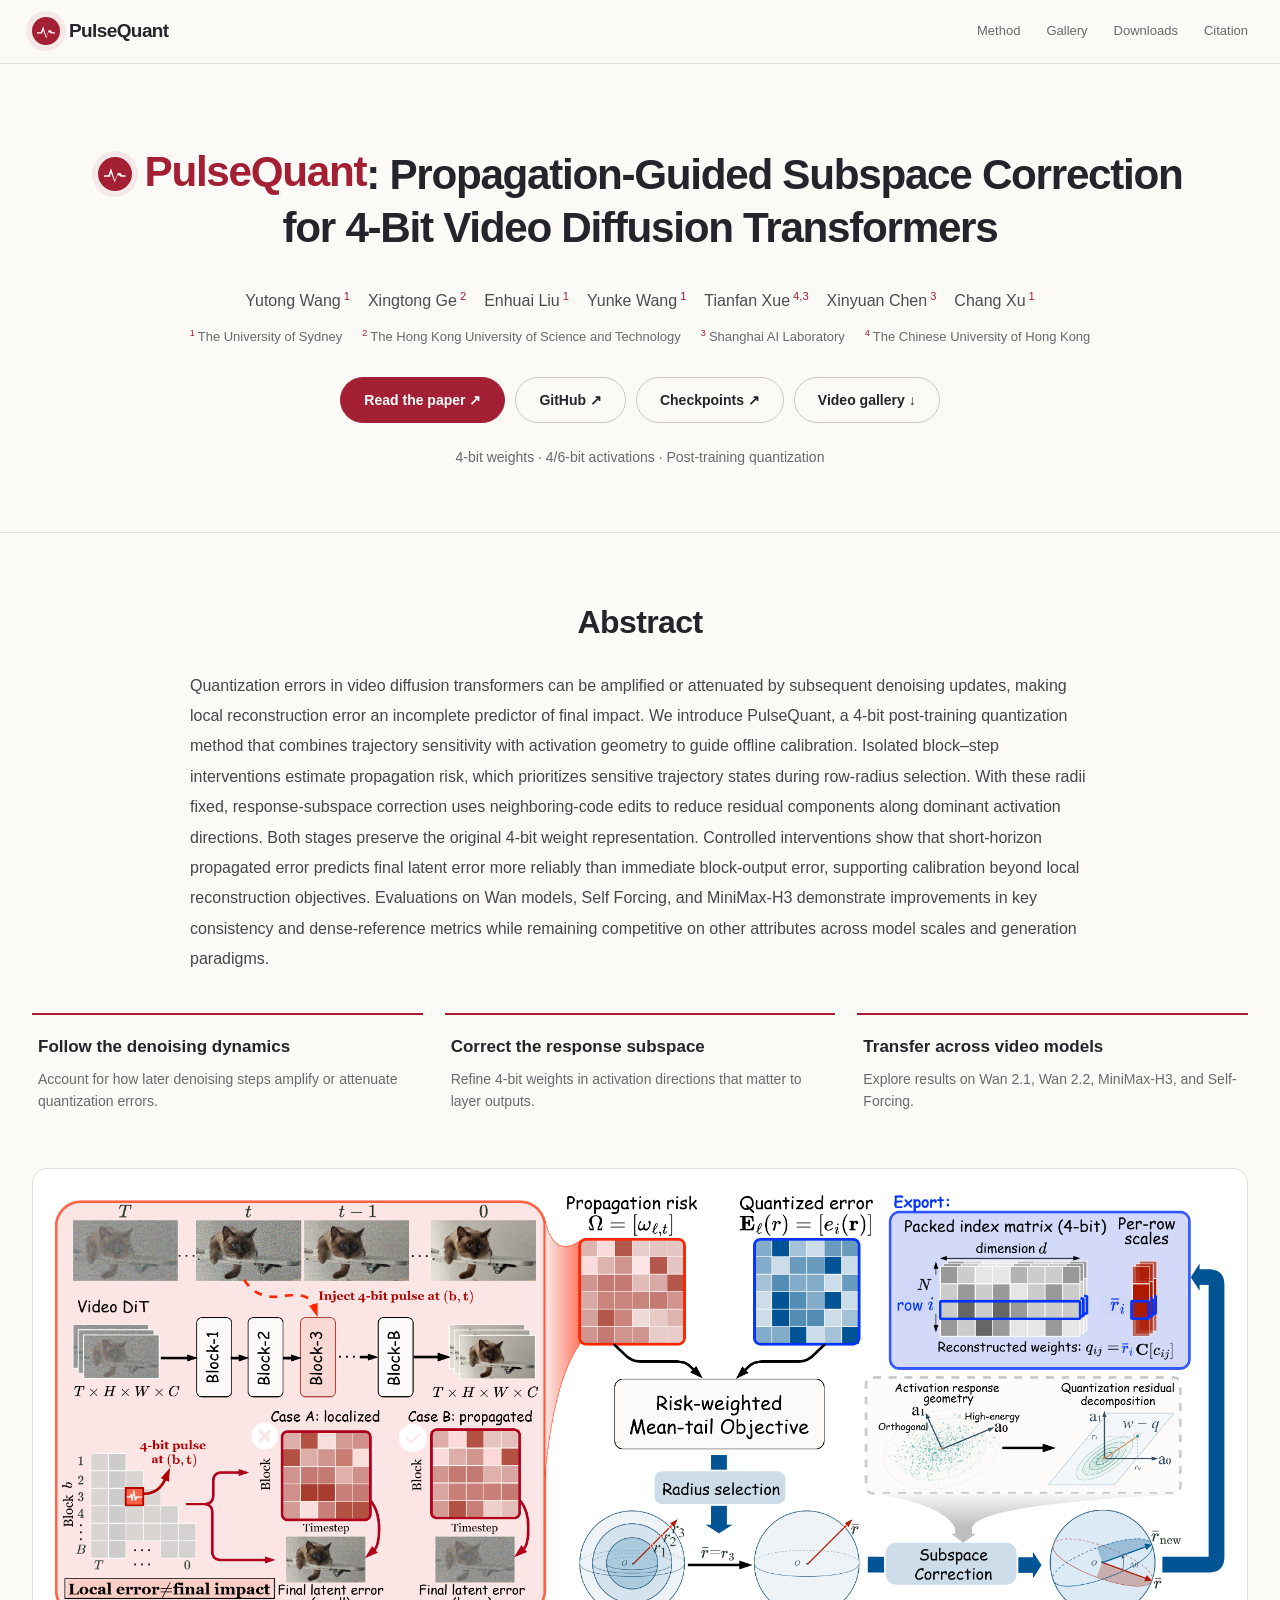
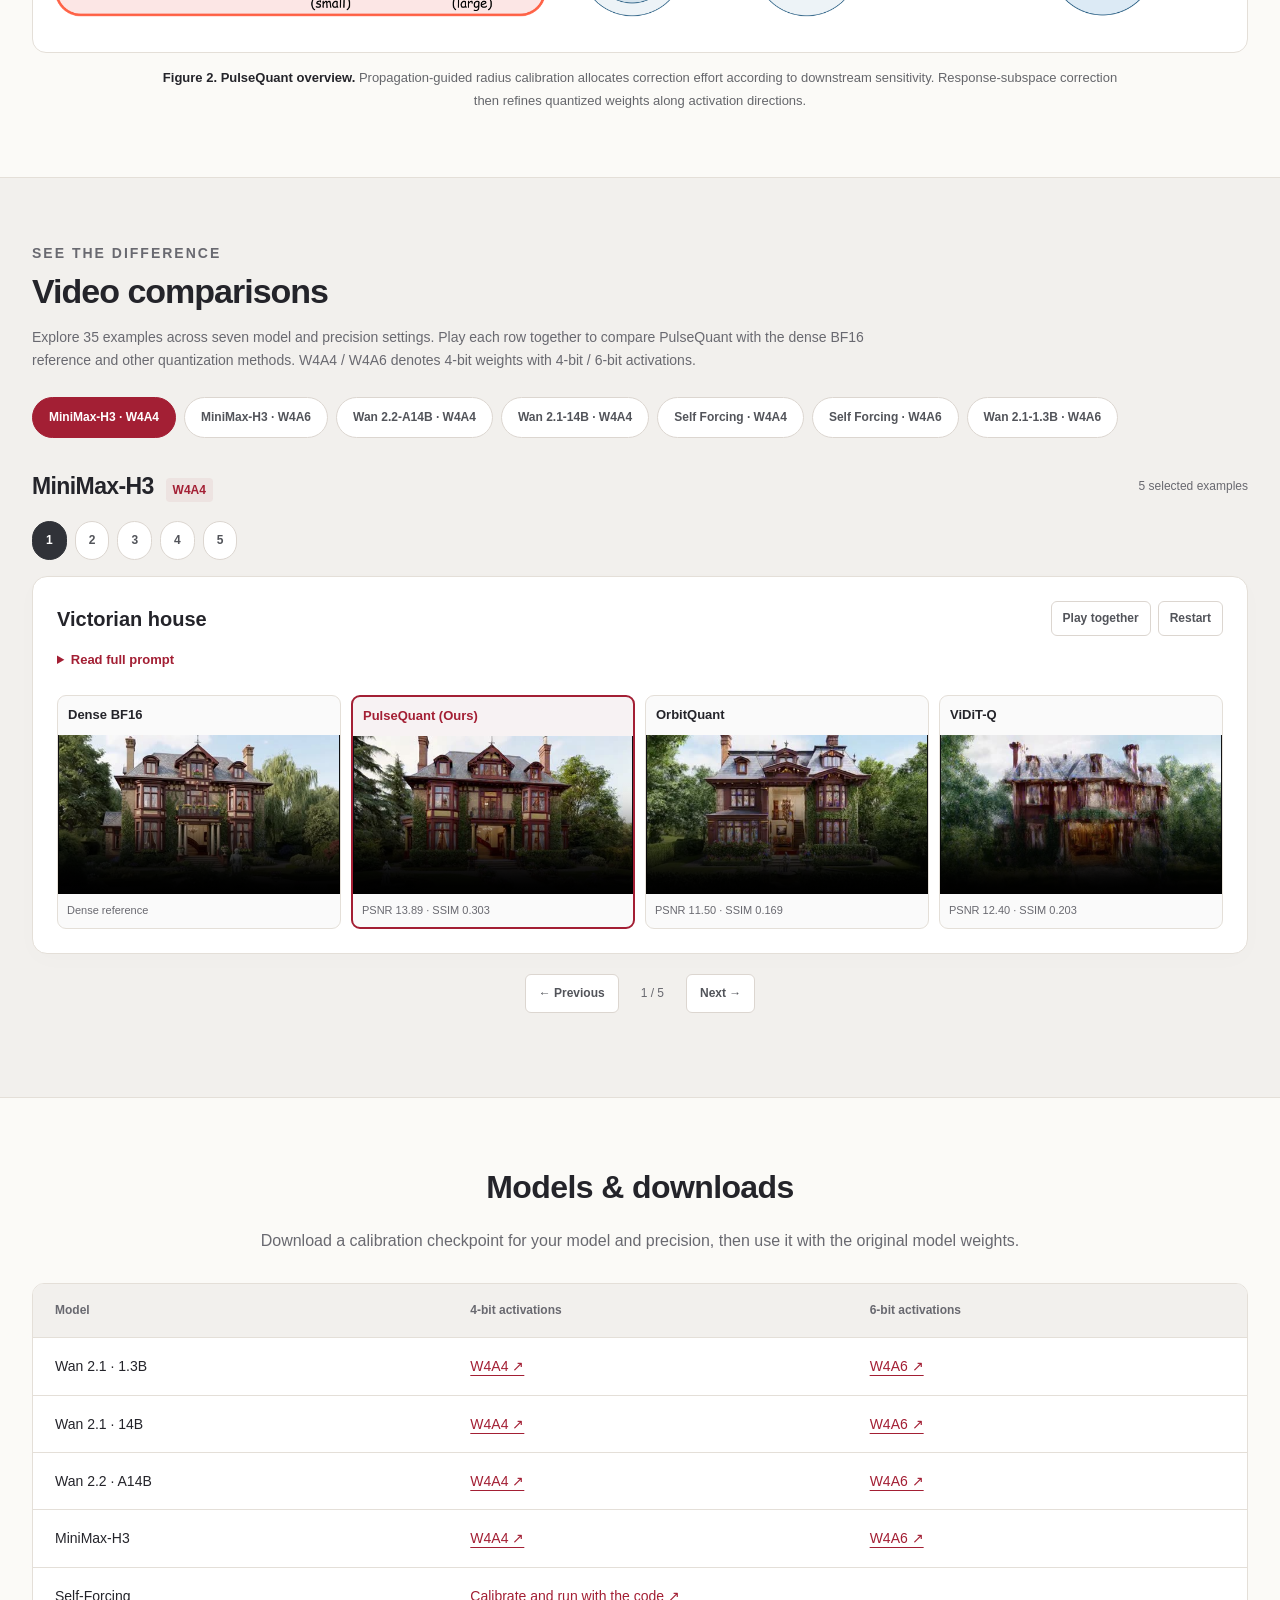
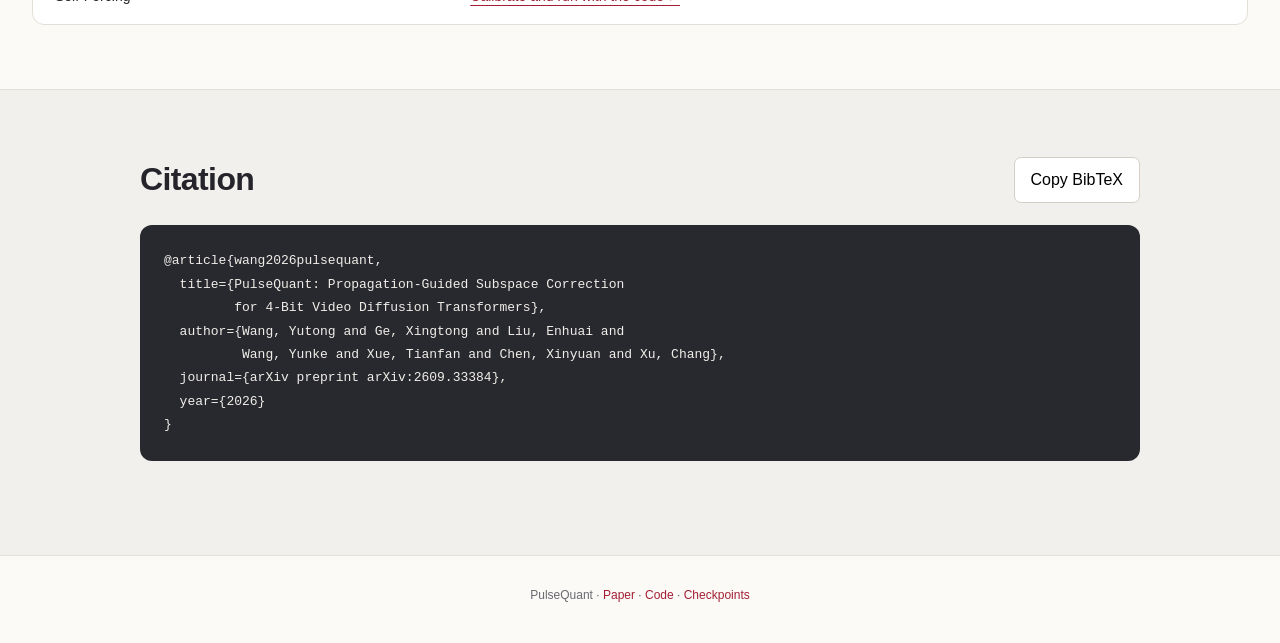
<file: PulseQuant/index.html>
<!DOCTYPE html>

<html lang="en"><head><meta charset="utf-8"/><meta content="width=device-width,initial-scale=1" name="viewport"/><meta content="PulseQuant: propagation-guided subspace correction for 4-bit video diffusion transformers." name="description"/><title>PulseQuant | 4-Bit Video Diffusion Transformers</title><link href="assets/site.css" rel="stylesheet"/><meta content="PulseQuant — 4-Bit Video Diffusion Transformers" property="og:title"/><meta content="Propagation-guided subspace correction for 4-bit video generation. Explore the method, video comparisons, code, and calibration checkpoints." property="og:description"/><meta content="website" property="og:type"/><meta content="assets/figures/overview.png" property="og:image"/></head><body><a class="skip-link" href="#main">Skip to content</a>
<nav class="topbar"><div class="shell"><a class="brand" href="#"><span aria-hidden="true" class="pulse"></span>PulseQuant</a><div class="topnav"><a href="#overview">Method</a><a href="#comparisons">Gallery</a><a href="#downloads">Downloads</a><a href="#citation">Citation</a></div></div></nav>
<header class="hero shell"><h1 class="publication-title"><span class="title-line"><span class="title-brand"><span aria-hidden="true" class="pulse title-pulse"></span><span class="title-name">PulseQuant</span></span>: Propagation-Guided Subspace Correction</span> <span class="title-line">for 4-Bit Video Diffusion Transformers</span></h1><p class="authors"><span>Yutong Wang<sup>1</sup></span><span>Xingtong Ge<sup>2</sup></span><span>Enhuai Liu<sup>1</sup></span><span>Yunke Wang<sup>1</sup></span><span>Tianfan Xue<sup>4,3</sup></span><span>Xinyuan Chen<sup>3</sup></span><span>Chang Xu<sup>1</sup></span></p><p class="affiliations"><span><sup>1</sup>The University of Sydney</span><span><sup>2</sup>The Hong Kong University of Science and Technology</span><span><sup>3</sup>Shanghai AI Laboratory</span><span><sup>4</sup>The Chinese University of Hong Kong</span></p><div class="hero-links"><a class="btn" href="https://arxiv.org/abs/2609.33384">Read the paper ↗</a><a class="btn secondary" href="https://github.com/hhhh1138/PulseQuant">GitHub ↗</a><a class="btn secondary" href="https://huggingface.co/yutongwang1012/PulseQuant">Checkpoints ↗</a><a class="btn secondary" href="#comparisons">Video gallery ↓</a></div><p class="hero-note">4-bit weights · 4/6-bit activations · Post-training quantization</p></header>
<main id="main"><section class="paper-section" id="abstract"><div class="shell"><h2>Abstract</h2><p class="abstract">Quantization errors in video diffusion transformers can be amplified or attenuated by subsequent denoising updates, making local reconstruction error an incomplete predictor of final impact. We introduce PulseQuant, a 4-bit post-training quantization method that combines trajectory sensitivity with activation geometry to guide offline calibration. Isolated block–step interventions estimate propagation risk, which prioritizes sensitive trajectory states during row-radius selection. With these radii fixed, response-subspace correction uses neighboring-code edits to reduce residual components along dominant activation directions. Both stages preserve the original 4-bit weight representation. Controlled interventions show that short-horizon propagated error predicts final latent error more reliably than immediate block-output error, supporting calibration beyond local reconstruction objectives. Evaluations on Wan models, Self Forcing, and MiniMax-H3 demonstrate improvements in key consistency and dense-reference metrics while remaining competitive on other attributes across model scales and generation paradigms.</p><div class="takeaways"><article class="takeaway"><b>Follow the denoising dynamics</b><p>Account for how later denoising steps amplify or attenuate quantization errors.</p></article><article class="takeaway"><b>Correct the response subspace</b><p>Refine 4-bit weights in activation directions that matter to layer outputs.</p></article><article class="takeaway"><b>Transfer across video models</b><p>Explore results on Wan 2.1, Wan 2.2, MiniMax-H3, and Self-Forcing.</p></article></div><figure class="overview" id="overview"><a aria-label="Open Figure 2 at full size" href="assets/figures/overview.png" rel="noopener" target="_blank"><img alt="PulseQuant overview: propagation-guided radius calibration followed by response-subspace correction." loading="lazy" src="assets/figures/overview.png"/></a><figcaption><strong>Figure 2. PulseQuant overview.</strong> Propagation-guided radius calibration allocates correction effort according to downstream sensitivity. Response-subspace correction then refines quantized weights along activation directions.</figcaption></figure></div></section>
<section class="gallery" id="comparisons"><div class="shell"><div class="gallery-intro"><p class="section-kicker">See the difference</p><h2>Video comparisons</h2><p>Explore 35 examples across seven model and precision settings. Play each row together to compare PulseQuant with the dense BF16 reference and other quantization methods. W4A4 / W4A6 denotes 4-bit weights with 4-bit / 6-bit activations.</p></div><div aria-label="Model and precision" class="tabs"><button aria-pressed="true" class="tab active" data-target="h3_w4a4" type="button">MiniMax-H3 · W4A4</button><button aria-pressed="false" class="tab" data-target="h3_w4a6" type="button">MiniMax-H3 · W4A6</button><button aria-pressed="false" class="tab" data-target="wan22_w4a4" type="button">Wan 2.2-A14B · W4A4</button><button aria-pressed="false" class="tab" data-target="wan14_w4a4" type="button">Wan 2.1-14B · W4A4</button><button aria-pressed="false" class="tab" data-target="self_w4a4" type="button">Self Forcing · W4A4</button><button aria-pressed="false" class="tab" data-target="self_w4a6" type="button">Self Forcing · W4A6</button><button aria-pressed="false" class="tab" data-target="wan13_w4a6" type="button">Wan 2.1-1.3B · W4A6</button></div><section class="dataset active" id="h3_w4a4"><div class="dataset-heading"><h3>MiniMax-H3 <span>W4A4</span></h3><span>5 selected examples</span></div><div aria-label="Select example" class="case-nav"><button aria-pressed="false" class="case-chip" data-case="h3_w4a4-178" title="Victorian house" type="button">1</button><button aria-pressed="false" class="case-chip" data-case="h3_w4a4-239" title="Yellow flowers" type="button">2</button><button aria-pressed="true" class="case-chip active" data-case="h3_w4a4-095" title="Airplane in flight" type="button">3</button><button aria-pressed="false" class="case-chip" data-case="h3_w4a4-119" title="Cat in a meadow" type="button">4</button><button aria-pressed="false" class="case-chip" data-case="h3_w4a4-143" title="Zebra on the savanna" type="button">5</button></div>
<section aria-label="Victorian house" class="case active" id="h3_w4a4-178"><div class="case-head"><div><h3>Victorian house</h3></div></div><details class="prompt-details"><summary>Read full prompt</summary><p class="prompt">3D model of a 1800s Victorian house, standing tall and grand amidst a lush green garden. The house features a slate roof with intricate chimney pots and ornate bay windows. It has a symmetrical facade with columns supporting a portico entrance. The exterior is painted a deep burgundy color with golden accents. The windows are adorned with intricate ironwork and stained glass depicting floral patterns. Ivy climbs up the walls, intertwining with ivy-covered railings. A cobblestone path leads to the front door, lined with flower boxes filled with vibrant flowers. Inside, the foyer opens to a spacious living room with high ceilings, ornate chandeliers hanging from the ceiling, and richly carved wooden floors. The walls are adorned with oil paintings of historical figures and landscapes. A grand staircase with marble railings rises to the second floor, leading to bedrooms and a library. The house stands proudly in the midst of well-tended gardens, with a small pond and a statue of a knight guarding the entrance. The overall scene exudes elegance and charm, capturing the essence of the Victorian era. Medium shot interior view with focus on the grand foyer and detailed architectural elements.</p></details><div class="videos"><article class="video-card"><div class="method">Dense BF16</div><video aria-label="Victorian house — Dense BF16" controls="" loop="" muted="" playsinline="" poster="assets/candidates/h3_w4a4/dense/178.jpg" preload="none" src="assets/candidates/h3_w4a4/dense/178.mp4"></video><div class="metric">Dense reference</div></article><article class="video-card ours"><div class="method">PulseQuant (Ours)</div><video aria-label="Victorian house — PulseQuant (Ours)" controls="" loop="" muted="" playsinline="" poster="assets/candidates/h3_w4a4/pulsequant/178.jpg" preload="none" src="assets/candidates/h3_w4a4/pulsequant/178.mp4"></video><div class="metric">PSNR 13.89 · SSIM 0.303</div></article><article class="video-card"><div class="method">OrbitQuant</div><video aria-label="Victorian house — OrbitQuant" controls="" loop="" muted="" playsinline="" poster="assets/candidates/h3_w4a4/orbitquant/178.jpg" preload="none" src="assets/candidates/h3_w4a4/orbitquant/178.mp4"></video><div class="metric">PSNR 11.50 · SSIM 0.169</div></article><article class="video-card"><div class="method">ViDiT-Q</div><video aria-label="Victorian house — ViDiT-Q" controls="" loop="" muted="" playsinline="" poster="assets/candidates/h3_w4a4/viditq/178.jpg" preload="none" src="assets/candidates/h3_w4a4/viditq/178.mp4"></video><div class="metric">PSNR 12.40 · SSIM 0.203</div></article></div></section><section aria-label="Yellow flowers" class="case" hidden="" id="h3_w4a4-239"><div class="case-head"><div><h3>Yellow flowers</h3></div></div><details class="prompt-details"><summary>Read full prompt</summary><p class="prompt">Yellow flowers gently swaying in the breeze, their vibrant petals dancing with each gentle gust. The flowers are large and daisy-like, with soft yellow centers surrounded by feathery yellow petals. They sway gracefully in a field of green grass, with a slight breeze blowing from the right side. The sky is a clear, sunny blue, with fluffy white clouds floating lazily across the horizon. A small wooden fence frames the scene, adding a touch of rustic charm. The sun casts a warm glow over everything, creating a peaceful and serene atmosphere. Soft, natural lighting fills the frame, highlighting the beauty of the flowers and the lush green surroundings. The composition is balanced, with the flowers at the center, the fence on the left, and the sky and clouds on the right. The focus is on the movement of the flowers, captured with smooth, fluid camera movements. Medium shot, low-angle view.</p></details><div class="videos"><article class="video-card"><div class="method">Dense BF16</div><video aria-label="Yellow flowers — Dense BF16" controls="" loop="" muted="" playsinline="" poster="assets/candidates/h3_w4a4/dense/239.jpg" preload="none" src="assets/candidates/h3_w4a4/dense/239.mp4"></video><div class="metric">Dense reference</div></article><article class="video-card ours"><div class="method">PulseQuant (Ours)</div><video aria-label="Yellow flowers — PulseQuant (Ours)" controls="" loop="" muted="" playsinline="" poster="assets/candidates/h3_w4a4/pulsequant/239.jpg" preload="none" src="assets/candidates/h3_w4a4/pulsequant/239.mp4"></video><div class="metric">PSNR 15.62 · SSIM 0.561</div></article><article class="video-card"><div class="method">OrbitQuant</div><video aria-label="Yellow flowers — OrbitQuant" controls="" loop="" muted="" playsinline="" poster="assets/candidates/h3_w4a4/orbitquant/239.jpg" preload="none" src="assets/candidates/h3_w4a4/orbitquant/239.mp4"></video><div class="metric">PSNR 12.94 · SSIM 0.462</div></article><article class="video-card"><div class="method">ViDiT-Q</div><video aria-label="Yellow flowers — ViDiT-Q" controls="" loop="" muted="" playsinline="" poster="assets/candidates/h3_w4a4/viditq/239.jpg" preload="none" src="assets/candidates/h3_w4a4/viditq/239.mp4"></video><div class="metric">PSNR 12.43 · SSIM 0.493</div></article></div></section><section aria-label="Airplane in flight" class="case" hidden="" id="h3_w4a4-095"><div class="case-head"><div><h3>Airplane in flight</h3></div></div><details class="prompt-details"><summary>Read full prompt</summary><p class="prompt">CG animation digital art, an airplane soaring gracefully through a crystal-clear blue sky. The plane is a sleek silver jet with modern design, its wingspan wide as it cuts through the air smoothly. It is surrounded by fluffy white clouds that gently follow its path, creating a serene and peaceful atmosphere. The sun shines brightly in the distance, casting a warm golden glow. The background features vast open fields and small towns below, with distant mountains forming a beautiful horizon. The airplane is captured in a low-angle shot from behind, emphasizing its speed and altitude. Motion-blur effect to convey the movement of the plane.</p></details><div class="videos"><article class="video-card"><div class="method">Dense BF16</div><video aria-label="Airplane in flight — Dense BF16" controls="" loop="" muted="" playsinline="" poster="assets/candidates/h3_w4a4/dense/095.jpg" preload="none" src="assets/candidates/h3_w4a4/dense/095.mp4"></video><div class="metric">Dense reference</div></article><article class="video-card ours"><div class="method">PulseQuant (Ours)</div><video aria-label="Airplane in flight — PulseQuant (Ours)" controls="" loop="" muted="" playsinline="" poster="assets/candidates/h3_w4a4/pulsequant/095.jpg" preload="none" src="assets/candidates/h3_w4a4/pulsequant/095.mp4"></video><div class="metric">PSNR 16.16 · SSIM 0.698</div></article><article class="video-card"><div class="method">OrbitQuant</div><video aria-label="Airplane in flight — OrbitQuant" controls="" loop="" muted="" playsinline="" poster="assets/candidates/h3_w4a4/orbitquant/095.jpg" preload="none" src="assets/candidates/h3_w4a4/orbitquant/095.mp4"></video><div class="metric">PSNR 13.84 · SSIM 0.638</div></article><article class="video-card"><div class="method">ViDiT-Q</div><video aria-label="Airplane in flight — ViDiT-Q" controls="" loop="" muted="" playsinline="" poster="assets/candidates/h3_w4a4/viditq/095.jpg" preload="none" src="assets/candidates/h3_w4a4/viditq/095.mp4"></video><div class="metric">PSNR 11.71 · SSIM 0.588</div></article></div></section><section aria-label="Cat in a meadow" class="case" hidden="" id="h3_w4a4-119"><div class="case-head"><div><h3>Cat in a meadow</h3></div></div><details class="prompt-details"><summary>Read full prompt</summary><p class="prompt">A playful feline sprinting joyfully across a lush green meadow dotted with wildflowers. The cat has sleek fur, expressive green eyes, and a fluffy tail that wags excitedly as it bounds forward. The meadow stretches out behind it, with vibrant sunflowers and buttercups swaying gently in the breeze. The sky above is a bright azure, filled with fluffy white clouds. The cat's joyful run is captured from a dynamic low-angle perspective, showcasing its agility and boundless energy. The scene is bathed in warm golden light, enhancing the cat's lively demeanor. Grass and petals trail behind the cat as it dashes towards the horizon. The background features a serene rural landscape, with small cottages and winding country roads visible in the distance. The overall composition is energetic and full of life, perfectly capturing the essence of a cat running happily.</p></details><div class="videos"><article class="video-card"><div class="method">Dense BF16</div><video aria-label="Cat in a meadow — Dense BF16" controls="" loop="" muted="" playsinline="" poster="assets/candidates/h3_w4a4/dense/119.jpg" preload="none" src="assets/candidates/h3_w4a4/dense/119.mp4"></video><div class="metric">Dense reference</div></article><article class="video-card ours"><div class="method">PulseQuant (Ours)</div><video aria-label="Cat in a meadow — PulseQuant (Ours)" controls="" loop="" muted="" playsinline="" poster="assets/candidates/h3_w4a4/pulsequant/119.jpg" preload="none" src="assets/candidates/h3_w4a4/pulsequant/119.mp4"></video><div class="metric">PSNR 16.17 · SSIM 0.545</div></article><article class="video-card"><div class="method">OrbitQuant</div><video aria-label="Cat in a meadow — OrbitQuant" controls="" loop="" muted="" playsinline="" poster="assets/candidates/h3_w4a4/orbitquant/119.jpg" preload="none" src="assets/candidates/h3_w4a4/orbitquant/119.mp4"></video><div class="metric">PSNR 13.02 · SSIM 0.442</div></article><article class="video-card"><div class="method">ViDiT-Q</div><video aria-label="Cat in a meadow — ViDiT-Q" controls="" loop="" muted="" playsinline="" poster="assets/candidates/h3_w4a4/viditq/119.jpg" preload="none" src="assets/candidates/h3_w4a4/viditq/119.mp4"></video><div class="metric">PSNR 12.28 · SSIM 0.426</div></article></div></section><section aria-label="Zebra on the savanna" class="case" hidden="" id="h3_w4a4-143"><div class="case-head"><div><h3>Zebra on the savanna</h3></div></div><details class="prompt-details"><summary>Read full prompt</summary><p class="prompt">CG game concept digital art, a majestic zebra with a sleek black and white striped pattern, taking a peaceful walk across a vast savanna. The zebra stands tall with its head held high, walking slowly through tall grass and sparse trees. The sun sets behind the zebra, casting a warm golden glow over the landscape. The sky is filled with fluffy white clouds, adding a soft and serene atmosphere. The zebra moves gracefully, with each step carefully measured, as it explores its surroundings. The savanna is dotted with small wildflowers and scattered with ancient-looking rocks. In the distance, a herd of other zebras can be seen grazing peacefully. The overall scene is tranquil and beautiful. Low-angle view, medium shot focusing on the zebra's face and posture.</p></details><div class="videos"><article class="video-card"><div class="method">Dense BF16</div><video aria-label="Zebra on the savanna — Dense BF16" controls="" loop="" muted="" playsinline="" poster="assets/candidates/h3_w4a4/dense/143.jpg" preload="none" src="assets/candidates/h3_w4a4/dense/143.mp4"></video><div class="metric">Dense reference</div></article><article class="video-card ours"><div class="method">PulseQuant (Ours)</div><video aria-label="Zebra on the savanna — PulseQuant (Ours)" controls="" loop="" muted="" playsinline="" poster="assets/candidates/h3_w4a4/pulsequant/143.jpg" preload="none" src="assets/candidates/h3_w4a4/pulsequant/143.mp4"></video><div class="metric">PSNR 14.08 · SSIM 0.455</div></article><article class="video-card"><div class="method">OrbitQuant</div><video aria-label="Zebra on the savanna — OrbitQuant" controls="" loop="" muted="" playsinline="" poster="assets/candidates/h3_w4a4/orbitquant/143.jpg" preload="none" src="assets/candidates/h3_w4a4/orbitquant/143.mp4"></video><div class="metric">PSNR 11.28 · SSIM 0.391</div></article><article class="video-card"><div class="method">ViDiT-Q</div><video aria-label="Zebra on the savanna — ViDiT-Q" controls="" loop="" muted="" playsinline="" poster="assets/candidates/h3_w4a4/viditq/143.jpg" preload="none" src="assets/candidates/h3_w4a4/viditq/143.mp4"></video><div class="metric">PSNR 10.86 · SSIM 0.412</div></article></div></section><div class="pager"><button data-step="-1" type="button">← Previous</button><span class="page-status">1 / 5</span><button data-step="1" type="button">Next →</button></div></section>
<section class="dataset" hidden="" id="h3_w4a6"><div class="dataset-heading"><h3>MiniMax-H3 <span>W4A6</span></h3><span>5 selected examples</span></div><div aria-label="Select example" class="case-nav"><button aria-pressed="false" class="case-chip" data-case="h3_w4a6-251" title="Beach at sunset" type="button">1</button><button aria-pressed="false" class="case-chip" data-case="h3_w4a6-299" title="Office scene" type="button">2</button><button aria-pressed="true" class="case-chip active" data-case="h3_w4a6-025" title="A cup on the table" type="button">3</button><button aria-pressed="false" class="case-chip" data-case="h3_w4a6-083" title="Bicycle in the snow" type="button">4</button><button aria-pressed="false" class="case-chip" data-case="h3_w4a6-137" title="Bear in the forest" type="button">5</button></div>
<section aria-label="Beach at sunset" class="case active" id="h3_w4a6-251"><div class="case-head"><div><h3>Beach at sunset</h3></div></div><details class="prompt-details"><summary>Read full prompt</summary><p class="prompt">Beachside scene captured during sunset, featuring a young woman with sun-kissed skin and tousled sandy blonde hair. She is wearing a flowing, turquoise-colored sundress with delicate floral patterns and a matching wide-brimmed straw hat adorned with a small flower. Her expressive brown eyes are framed by long lashes, and she has a serene yet playful smile. She is lounging on a plush, striped towel, positioned under a large umbrella providing shade. A calm ocean breeze rustles the palm leaves nearby. In the background, a picturesque coral reef can be seen reflecting the warm hues of the setting sun. The sky is painted with soft shades of orange and pink, blending seamlessly into the deep blue of the horizon. Soft, dreamy lighting and gentle waves create a tranquil atmosphere. The scene captures the essence of a leisurely summer day at the beach. Medium shot, half-body portrait, with focus on the woman's joyful expression and the serene environment. Gentle camera movement following the woman as she enjoys the moment.</p></details><div class="videos"><article class="video-card"><div class="method">Dense BF16</div><video aria-label="Beach at sunset — Dense BF16" controls="" loop="" muted="" playsinline="" poster="assets/candidates/h3_w4a6/dense/251.jpg" preload="none" src="assets/candidates/h3_w4a6/dense/251.mp4"></video><div class="metric">Dense reference</div></article><article class="video-card ours"><div class="method">PulseQuant (Ours)</div><video aria-label="Beach at sunset — PulseQuant (Ours)" controls="" loop="" muted="" playsinline="" poster="assets/candidates/h3_w4a6/pulsequant/251.jpg" preload="none" src="assets/candidates/h3_w4a6/pulsequant/251.mp4"></video><div class="metric">PSNR 18.54 · SSIM 0.629</div></article><article class="video-card"><div class="method">OrbitQuant</div><video aria-label="Beach at sunset — OrbitQuant" controls="" loop="" muted="" playsinline="" poster="assets/candidates/h3_w4a6/orbitquant/251.jpg" preload="none" src="assets/candidates/h3_w4a6/orbitquant/251.mp4"></video><div class="metric">PSNR 13.91 · SSIM 0.462</div></article><article class="video-card"><div class="method">ViDiT-Q</div><video aria-label="Beach at sunset — ViDiT-Q" controls="" loop="" muted="" playsinline="" poster="assets/candidates/h3_w4a6/viditq/251.jpg" preload="none" src="assets/candidates/h3_w4a6/viditq/251.mp4"></video><div class="metric">PSNR 12.31 · SSIM 0.459</div></article></div></section><section aria-label="Office scene" class="case" hidden="" id="h3_w4a6-299"><div class="case-head"><div><h3>Office scene</h3></div></div><details class="prompt-details"><summary>Read full prompt</summary><p class="prompt">Office interior scene captured in high-definition, a professional office worker typing on a laptop computer at their desk. The worker is a middle-aged woman with shoulder-length brown hair tied up in a neat ponytail. She is wearing a tailored grey business suit with a white blouse underneath, and black leather shoes. Her face shows determination and focus as she concentrates on her work. The background features a cluttered desk with stacks of paperwork, open files, and a coffee mug. The lighting is soft and warm, highlighting the worker's determined expression. The room has a modern and organized aesthetic. Medium shot from the side, capturing the worker's full body.</p></details><div class="videos"><article class="video-card"><div class="method">Dense BF16</div><video aria-label="Office scene — Dense BF16" controls="" loop="" muted="" playsinline="" poster="assets/candidates/h3_w4a6/dense/299.jpg" preload="none" src="assets/candidates/h3_w4a6/dense/299.mp4"></video><div class="metric">Dense reference</div></article><article class="video-card ours"><div class="method">PulseQuant (Ours)</div><video aria-label="Office scene — PulseQuant (Ours)" controls="" loop="" muted="" playsinline="" poster="assets/candidates/h3_w4a6/pulsequant/299.jpg" preload="none" src="assets/candidates/h3_w4a6/pulsequant/299.mp4"></video><div class="metric">PSNR 15.58 · SSIM 0.539</div></article><article class="video-card"><div class="method">OrbitQuant</div><video aria-label="Office scene — OrbitQuant" controls="" loop="" muted="" playsinline="" poster="assets/candidates/h3_w4a6/orbitquant/299.jpg" preload="none" src="assets/candidates/h3_w4a6/orbitquant/299.mp4"></video><div class="metric">PSNR 10.78 · SSIM 0.378</div></article><article class="video-card"><div class="method">ViDiT-Q</div><video aria-label="Office scene — ViDiT-Q" controls="" loop="" muted="" playsinline="" poster="assets/candidates/h3_w4a6/viditq/299.jpg" preload="none" src="assets/candidates/h3_w4a6/viditq/299.mp4"></video><div class="metric">PSNR 13.20 · SSIM 0.427</div></article></div></section><section aria-label="A cup on the table" class="case" hidden="" id="h3_w4a6-025"><div class="case-head"><div><h3>A cup on the table</h3></div></div><details class="prompt-details"><summary>Read full prompt</summary><p class="prompt">CG game concept digital art, a tranquil tableau featuring a serene cup resting on a polished wooden surface. The cup is made of delicate porcelain, with intricate hand-painted designs in shades of pale blue and green. It sits gracefully on a small, intricately carved wooden coaster. The wooden surface is smooth and gleaming, with subtle grain patterns. Soft, warm ambient lighting casts gentle shadows, highlighting the intricate details of the cup and the coaster. The background is a minimalist, softly textured room with hints of pastel colors, creating a peaceful and serene atmosphere. Low-angle view, medium shot focusing on the detailed cup.</p></details><div class="videos"><article class="video-card"><div class="method">Dense BF16</div><video aria-label="A cup on the table — Dense BF16" controls="" loop="" muted="" playsinline="" poster="assets/candidates/h3_w4a6/dense/025.jpg" preload="none" src="assets/candidates/h3_w4a6/dense/025.mp4"></video><div class="metric">Dense reference</div></article><article class="video-card ours"><div class="method">PulseQuant (Ours)</div><video aria-label="A cup on the table — PulseQuant (Ours)" controls="" loop="" muted="" playsinline="" poster="assets/candidates/h3_w4a6/pulsequant/025.jpg" preload="none" src="assets/candidates/h3_w4a6/pulsequant/025.mp4"></video><div class="metric">PSNR 20.30 · SSIM 0.769</div></article><article class="video-card"><div class="method">OrbitQuant</div><video aria-label="A cup on the table — OrbitQuant" controls="" loop="" muted="" playsinline="" poster="assets/candidates/h3_w4a6/orbitquant/025.jpg" preload="none" src="assets/candidates/h3_w4a6/orbitquant/025.mp4"></video><div class="metric">PSNR 16.63 · SSIM 0.698</div></article><article class="video-card"><div class="method">ViDiT-Q</div><video aria-label="A cup on the table — ViDiT-Q" controls="" loop="" muted="" playsinline="" poster="assets/candidates/h3_w4a6/viditq/025.jpg" preload="none" src="assets/candidates/h3_w4a6/viditq/025.mp4"></video><div class="metric">PSNR 14.85 · SSIM 0.723</div></article></div></section><section aria-label="Bicycle in the snow" class="case" hidden="" id="h3_w4a6-083"><div class="case-head"><div><h3>Bicycle in the snow</h3></div></div><details class="prompt-details"><summary>Read full prompt</summary><p class="prompt">A whimsical winter scene captured in high-definition, a sleek black bicycle gracefully glides through a pristine snowy field. The snow-covered ground sparkles under the soft glow of a warm sunset. The bicycle has intricate patterns and accents in silver and gold, reflecting the sunlight beautifully. A young girl, with wavy blonde hair tied into a ponytail, is riding the bike, her expression filled with joy and excitement. She wears a cozy red coat and matching mittens, and a pair of stylish black boots. The field is dotted with small, colorful wildflowers, adding a pop of vibrant hues against the white backdrop. The sky is painted with soft, fluffy clouds, hinting at a gentle breeze. The background showcases a blend of natural and artificial elements, including a few scattered wooden fences and a quaint wooden barn in the distance. The camera moves smoothly from a wide angle capturing the vast expanse of the snowy field to a closer perspective on the girl and the bicycle, emphasizing their dynamic interaction. The overall scene exudes a sense of tranquility and adventure, perfect for an animated winter tale.</p></details><div class="videos"><article class="video-card"><div class="method">Dense BF16</div><video aria-label="Bicycle in the snow — Dense BF16" controls="" loop="" muted="" playsinline="" poster="assets/candidates/h3_w4a6/dense/083.jpg" preload="none" src="assets/candidates/h3_w4a6/dense/083.mp4"></video><div class="metric">Dense reference</div></article><article class="video-card ours"><div class="method">PulseQuant (Ours)</div><video aria-label="Bicycle in the snow — PulseQuant (Ours)" controls="" loop="" muted="" playsinline="" poster="assets/candidates/h3_w4a6/pulsequant/083.jpg" preload="none" src="assets/candidates/h3_w4a6/pulsequant/083.mp4"></video><div class="metric">PSNR 14.93 · SSIM 0.592</div></article><article class="video-card"><div class="method">OrbitQuant</div><video aria-label="Bicycle in the snow — OrbitQuant" controls="" loop="" muted="" playsinline="" poster="assets/candidates/h3_w4a6/orbitquant/083.jpg" preload="none" src="assets/candidates/h3_w4a6/orbitquant/083.mp4"></video><div class="metric">PSNR 12.30 · SSIM 0.532</div></article><article class="video-card"><div class="method">ViDiT-Q</div><video aria-label="Bicycle in the snow — ViDiT-Q" controls="" loop="" muted="" playsinline="" poster="assets/candidates/h3_w4a6/viditq/083.jpg" preload="none" src="assets/candidates/h3_w4a6/viditq/083.mp4"></video><div class="metric">PSNR 10.98 · SSIM 0.481</div></article></div></section><section aria-label="Bear in the forest" class="case" hidden="" id="h3_w4a6-137"><div class="case-head"><div><h3>Bear in the forest</h3></div></div><details class="prompt-details"><summary>Read full prompt</summary><p class="prompt">CG game concept digital art, a majestic brown bear standing tall in a dense forest clearing. The bear has shaggy fur and powerful jaws, ready to catch a large salmon in its mouth. The salmon is wriggling in the bear's jaws, its scales shimmering under the soft forest light. The bear's eyes are focused and determined, its muscles rippling with strength. The forest backdrop features tall pine trees, fallen leaves, and a clear stream nearby. The bear stands with its front paws raised, about to pounce. The salmon lies motionless on the ground, its scales reflecting the sunlight. Dark shadows from the trees add depth to the scene. Low-angle, wide-shot view.</p></details><div class="videos"><article class="video-card"><div class="method">Dense BF16</div><video aria-label="Bear in the forest — Dense BF16" controls="" loop="" muted="" playsinline="" poster="assets/candidates/h3_w4a6/dense/137.jpg" preload="none" src="assets/candidates/h3_w4a6/dense/137.mp4"></video><div class="metric">Dense reference</div></article><article class="video-card ours"><div class="method">PulseQuant (Ours)</div><video aria-label="Bear in the forest — PulseQuant (Ours)" controls="" loop="" muted="" playsinline="" poster="assets/candidates/h3_w4a6/pulsequant/137.jpg" preload="none" src="assets/candidates/h3_w4a6/pulsequant/137.mp4"></video><div class="metric">PSNR 18.31 · SSIM 0.541</div></article><article class="video-card"><div class="method">OrbitQuant</div><video aria-label="Bear in the forest — OrbitQuant" controls="" loop="" muted="" playsinline="" poster="assets/candidates/h3_w4a6/orbitquant/137.jpg" preload="none" src="assets/candidates/h3_w4a6/orbitquant/137.mp4"></video><div class="metric">PSNR 15.96 · SSIM 0.472</div></article><article class="video-card"><div class="method">ViDiT-Q</div><video aria-label="Bear in the forest — ViDiT-Q" controls="" loop="" muted="" playsinline="" poster="assets/candidates/h3_w4a6/viditq/137.jpg" preload="none" src="assets/candidates/h3_w4a6/viditq/137.mp4"></video><div class="metric">PSNR 15.09 · SSIM 0.397</div></article></div></section><div class="pager"><button data-step="-1" type="button">← Previous</button><span class="page-status">1 / 5</span><button data-step="1" type="button">Next →</button></div></section>
<section class="dataset" hidden="" id="wan22_w4a4"><div class="dataset-heading"><h3>Wan 2.2-A14B <span>W4A4</span></h3><span>5 selected examples</span></div><div aria-label="Select example" class="case-nav"><button aria-pressed="true" class="case-chip active" data-case="wan22_w4a4-016" title="City parking lot" type="button">1</button><button aria-pressed="false" class="case-chip" data-case="wan22_w4a4-051" title="Vintage gas lantern" type="button">2</button><button aria-pressed="false" class="case-chip" data-case="wan22_w4a4-134" title="Elephant spraying water" type="button">3</button><button aria-pressed="false" class="case-chip" data-case="wan22_w4a4-290" title="Futuristic laboratory" type="button">4</button><button aria-pressed="false" class="case-chip" data-case="wan22_w4a4-325" title="Windmill in a field" type="button">5</button></div><section aria-label="City parking lot" class="case active" id="wan22_w4a4-016"><div class="case-head"><div><h3>City parking lot</h3></div></div><details class="prompt-details"><summary>Read full prompt</summary><p class="prompt">In a still frame of a bustling city parking lot, illuminated by soft streetlights casting warm hues over parked cars of various colors and models. A mix of modern sedans, SUVs, and classic vehicles stand side by side. The ground is covered with neatly arranged trash cans and empty parking spaces. In the foreground, a lone figure stands, leaning against the side of a car, wearing a casual hoodie and jeans. Their expression is contemplative, with a slight frown. They hold a smartphone in one hand and a coffee cup in the other. The background features a mix of old and new buildings, with signs of graffiti and advertisements. The scene captures the quiet moments between busy activities in a typical urban setting. Single shot, medium angle, focusing on the figure.</p></details><div class="videos"><article class="video-card"><div class="method">Dense BF16</div><video aria-label="City parking lot — Dense BF16" controls="" loop="" muted="" playsinline="" poster="assets/candidates/wan22_w4a4/dense/016.jpg" preload="none" src="assets/candidates/wan22_w4a4/dense/016.mp4"></video><div class="metric">Dense reference</div></article><article class="video-card ours"><div class="method">PulseQuant (Ours)</div><video aria-label="City parking lot — PulseQuant (Ours)" controls="" loop="" muted="" playsinline="" poster="assets/candidates/wan22_w4a4/pulsequant/016.jpg" preload="none" src="assets/candidates/wan22_w4a4/pulsequant/016.mp4"></video><div class="metric">PSNR 18.66 · SSIM 0.632</div></article><article class="video-card"><div class="method">OrbitQuant</div><video aria-label="City parking lot — OrbitQuant" controls="" loop="" muted="" playsinline="" poster="assets/candidates/wan22_w4a4/orbitquant/016.jpg" preload="none" src="assets/candidates/wan22_w4a4/orbitquant/016.mp4"></video><div class="metric">PSNR 15.63 · SSIM 0.458</div></article><article class="video-card"><div class="method">ViDiT-Q</div><video aria-label="City parking lot — ViDiT-Q" controls="" loop="" muted="" playsinline="" poster="assets/candidates/wan22_w4a4/viditq/016.jpg" preload="none" src="assets/candidates/wan22_w4a4/viditq/016.mp4"></video><div class="metric">PSNR 16.20 · SSIM 0.444</div></article></div></section>
<section aria-label="Vintage gas lantern" class="case" hidden="" id="wan22_w4a4-051"><div class="case-head"><div><h3>Vintage gas lantern</h3></div></div><details class="prompt-details"><summary>Read full prompt</summary><p class="prompt">Vintage gas lantern, intricately detailed and glowing warmly, stands proudly in the center of a quaint cobblestone square lined with ancient buildings. The lantern casts soft, amber light over the cobblestones, highlighting the weathered stones and worn-out bricks. The square is bustling with life, people walking slowly, talking in hushed tones, and children playing amidst the old-world charm. The lantern's flickering light dances on the faces of the passersby, casting gentle shadows. The lantern is made of brass and copper, with ornate carvings depicting scenes from history. The square is filled with the scent of freshly baked bread and the sound of street musicians playing traditional tunes. Historic architecture surrounds the square, including a grand cathedral and a quaint market with colorful stalls. The lantern is held aloft by a skilled artisan, who expertly adjusts the wick to keep the flame burning brightly. The scene is captured in a still frame, emphasizing the beauty and tranquility of this historical moment.</p></details><div class="videos"><article class="video-card"><div class="method">Dense BF16</div><video aria-label="Vintage gas lantern — Dense BF16" controls="" loop="" muted="" playsinline="" poster="assets/candidates/wan22_w4a4/dense/051.jpg" preload="none" src="assets/candidates/wan22_w4a4/dense/051.mp4"></video><div class="metric">Dense reference</div></article><article class="video-card ours"><div class="method">PulseQuant (Ours)</div><video aria-label="Vintage gas lantern — PulseQuant (Ours)" controls="" loop="" muted="" playsinline="" poster="assets/candidates/wan22_w4a4/pulsequant/051.jpg" preload="none" src="assets/candidates/wan22_w4a4/pulsequant/051.mp4"></video><div class="metric">PSNR 16.69 · SSIM 0.537</div></article><article class="video-card"><div class="method">OrbitQuant</div><video aria-label="Vintage gas lantern — OrbitQuant" controls="" loop="" muted="" playsinline="" poster="assets/candidates/wan22_w4a4/orbitquant/051.jpg" preload="none" src="assets/candidates/wan22_w4a4/orbitquant/051.mp4"></video><div class="metric">PSNR 12.59 · SSIM 0.238</div></article><article class="video-card"><div class="method">ViDiT-Q</div><video aria-label="Vintage gas lantern — ViDiT-Q" controls="" loop="" muted="" playsinline="" poster="assets/candidates/wan22_w4a4/viditq/051.jpg" preload="none" src="assets/candidates/wan22_w4a4/viditq/051.mp4"></video><div class="metric">PSNR 13.28 · SSIM 0.240</div></article></div></section>
<section aria-label="Elephant spraying water" class="case" hidden="" id="wan22_w4a4-134"><div class="case-head"><div><h3>Elephant spraying water</h3></div></div><details class="prompt-details"><summary>Read full prompt</summary><p class="prompt">CG animation digital art, an African elephant standing in a lush green savanna, using its trunk to spray itself with water from a nearby watering hole. The elephant has a sleek, grey coat with slight spots, and its trunk is long and flexible. It is mid-spray, the water droplets flying off in all directions. The savanna is filled with tall grasses and scattered trees. In the background, a few birds are perched on branches. Soft lighting highlights the textures of the elephant's skin and fur. Low-angle shot, focusing on the elephant's entire body, emphasizing the intricate details of its trunk and the droplets of water.</p></details><div class="videos"><article class="video-card"><div class="method">Dense BF16</div><video aria-label="Elephant spraying water — Dense BF16" controls="" loop="" muted="" playsinline="" poster="assets/candidates/wan22_w4a4/dense/134.jpg" preload="none" src="assets/candidates/wan22_w4a4/dense/134.mp4"></video><div class="metric">Dense reference</div></article><article class="video-card ours"><div class="method">PulseQuant (Ours)</div><video aria-label="Elephant spraying water — PulseQuant (Ours)" controls="" loop="" muted="" playsinline="" poster="assets/candidates/wan22_w4a4/pulsequant/134.jpg" preload="none" src="assets/candidates/wan22_w4a4/pulsequant/134.mp4"></video><div class="metric">PSNR 16.99 · SSIM 0.567</div></article><article class="video-card"><div class="method">OrbitQuant</div><video aria-label="Elephant spraying water — OrbitQuant" controls="" loop="" muted="" playsinline="" poster="assets/candidates/wan22_w4a4/orbitquant/134.jpg" preload="none" src="assets/candidates/wan22_w4a4/orbitquant/134.mp4"></video><div class="metric">PSNR 12.41 · SSIM 0.317</div></article><article class="video-card"><div class="method">ViDiT-Q</div><video aria-label="Elephant spraying water — ViDiT-Q" controls="" loop="" muted="" playsinline="" poster="assets/candidates/wan22_w4a4/viditq/134.jpg" preload="none" src="assets/candidates/wan22_w4a4/viditq/134.mp4"></video><div class="metric">PSNR 12.50 · SSIM 0.334</div></article></div></section>
<section aria-label="Futuristic laboratory" class="case" hidden="" id="wan22_w4a4-290"><div class="case-head"><div><h3>Futuristic laboratory</h3></div></div><details class="prompt-details"><summary>Read full prompt</summary><p class="prompt">CG game concept digital art, a dimly lit laboratory filled with advanced machinery and equipment. The walls are lined with shelves holding various scientific instruments and books. A large microscope sits on a nearby table, with a slide under the lens. The air is thick with the scent of chemicals and burning substances. Dr. Frankencastle, a tall man with slicked-back black hair and a stern expression, stands at the center of the room, examining a specimen under the microscope. He wears a lab coat with the company logo, and his hands are covered in grease. The floor is covered in a thin layer of dust, and there are scattered papers and notes around the room. The lighting is harsh and focused, highlighting every detail. The background features a distant silhouette of a city skyline. Low-angle, close-up view.</p></details><div class="videos"><article class="video-card"><div class="method">Dense BF16</div><video aria-label="Futuristic laboratory — Dense BF16" controls="" loop="" muted="" playsinline="" poster="assets/candidates/wan22_w4a4/dense/290.jpg" preload="none" src="assets/candidates/wan22_w4a4/dense/290.mp4"></video><div class="metric">Dense reference</div></article><article class="video-card ours"><div class="method">PulseQuant (Ours)</div><video aria-label="Futuristic laboratory — PulseQuant (Ours)" controls="" loop="" muted="" playsinline="" poster="assets/candidates/wan22_w4a4/pulsequant/290.jpg" preload="none" src="assets/candidates/wan22_w4a4/pulsequant/290.mp4"></video><div class="metric">PSNR 17.26 · SSIM 0.611</div></article><article class="video-card"><div class="method">OrbitQuant</div><video aria-label="Futuristic laboratory — OrbitQuant" controls="" loop="" muted="" playsinline="" poster="assets/candidates/wan22_w4a4/orbitquant/290.jpg" preload="none" src="assets/candidates/wan22_w4a4/orbitquant/290.mp4"></video><div class="metric">PSNR 11.78 · SSIM 0.319</div></article><article class="video-card"><div class="method">ViDiT-Q</div><video aria-label="Futuristic laboratory — ViDiT-Q" controls="" loop="" muted="" playsinline="" poster="assets/candidates/wan22_w4a4/viditq/290.jpg" preload="none" src="assets/candidates/wan22_w4a4/viditq/290.mp4"></video><div class="metric">PSNR 14.46 · SSIM 0.461</div></article></div></section>
<section aria-label="Windmill in a field" class="case" hidden="" id="wan22_w4a4-325"><div class="case-head"><div><h3>Windmill in a field</h3></div></div><details class="prompt-details"><summary>Read full prompt</summary><p class="prompt">CG animation digital art, a majestic windmill standing tall in a vast open field. The windmill has intricate wooden blades rotating gently in the breeze, casting shadows across the golden wheat fields below. The sky is a clear blue with fluffy white clouds drifting lazily by. The windmill's tower is adorned with colorful stained glass windows depicting scenes of nature and agriculture. In the foreground, a small herd of cows graze peacefully under the watchful gaze of a farmer standing near the base of the windmill. The field is dotted with wildflowers and scattered with old farm equipment. Soft, warm sunlight filters through the blades, creating a serene and tranquil atmosphere. Low-angle view, focus on the windmill and the peaceful scene below.</p></details><div class="videos"><article class="video-card"><div class="method">Dense BF16</div><video aria-label="Windmill in a field — Dense BF16" controls="" loop="" muted="" playsinline="" poster="assets/candidates/wan22_w4a4/dense/325.jpg" preload="none" src="assets/candidates/wan22_w4a4/dense/325.mp4"></video><div class="metric">Dense reference</div></article><article class="video-card ours"><div class="method">PulseQuant (Ours)</div><video aria-label="Windmill in a field — PulseQuant (Ours)" controls="" loop="" muted="" playsinline="" poster="assets/candidates/wan22_w4a4/pulsequant/325.jpg" preload="none" src="assets/candidates/wan22_w4a4/pulsequant/325.mp4"></video><div class="metric">PSNR 16.57 · SSIM 0.602</div></article><article class="video-card"><div class="method">OrbitQuant</div><video aria-label="Windmill in a field — OrbitQuant" controls="" loop="" muted="" playsinline="" poster="assets/candidates/wan22_w4a4/orbitquant/325.jpg" preload="none" src="assets/candidates/wan22_w4a4/orbitquant/325.mp4"></video><div class="metric">PSNR 14.52 · SSIM 0.563</div></article><article class="video-card"><div class="method">ViDiT-Q</div><video aria-label="Windmill in a field — ViDiT-Q" controls="" loop="" muted="" playsinline="" poster="assets/candidates/wan22_w4a4/viditq/325.jpg" preload="none" src="assets/candidates/wan22_w4a4/viditq/325.mp4"></video><div class="metric">PSNR 13.04 · SSIM 0.483</div></article></div></section><div class="pager"><button data-step="-1" type="button">← Previous</button><span class="page-status">1 / 5</span><button data-step="1" type="button">Next →</button></div></section>
<section class="dataset" hidden="" id="wan14_w4a4"><div class="dataset-heading"><h3>Wan 2.1-14B <span>W4A4</span></h3><span>5 selected examples</span></div><div aria-label="Select example" class="case-nav"><button aria-pressed="true" class="case-chip active" data-case="wan14_w4a4-062" title="Desert sandstone arch" type="button">1</button><button aria-pressed="false" class="case-chip" data-case="wan14_w4a4-137" title="Bear in the forest" type="button">2</button><button aria-pressed="false" class="case-chip" data-case="wan14_w4a4-047" title="Desert oasis" type="button">3</button><button aria-pressed="false" class="case-chip" data-case="wan14_w4a4-164" title="Turquoise splash" type="button">4</button><button aria-pressed="false" class="case-chip" data-case="wan14_w4a4-218" title="Panda in a classroom" type="button">5</button></div><section aria-label="Desert sandstone arch" class="case active" id="wan14_w4a4-062"><div class="case-head"><div><h3>Desert sandstone arch</h3></div></div><details class="prompt-details"><summary>Read full prompt</summary><p class="prompt">A tranquil tableau in the heart of the Utah desert, a massive sandstone arch spans the horizon. The arch stands tall and weathered, its surface covered in intricate patterns of erosion and time. Golden hues of sunset illuminate the scene, casting long shadows across the surrounding dry landscape. In the foreground, small cacti stand proudly, their spines glistening in the fading light. A lone figure, perhaps a hiker or a photographer, stands at the base of the arch, capturing the serene beauty of the desert. They wear a neutral-colored outfit, blending seamlessly into the surroundings, and hold a camera, ready to capture every moment. The background features vast expanses of golden sand stretching towards the horizon, dotted with sparse vegetation and the occasional rock formation. The overall scene exudes tranquility and the raw beauty of nature, inviting viewers to feel a sense of awe and peace. Medium shot, wide-angle lens capturing the full arch and the hiker.</p></details><div class="videos"><article class="video-card"><div class="method">Dense BF16</div><video aria-label="Desert sandstone arch — Dense BF16" controls="" loop="" muted="" playsinline="" poster="assets/candidates/wan14_w4a4/dense/062.jpg" preload="none" src="assets/candidates/wan14_w4a4/dense/062.mp4"></video><div class="metric">Dense reference</div></article><article class="video-card ours"><div class="method">PulseQuant (Ours)</div><video aria-label="Desert sandstone arch — PulseQuant (Ours)" controls="" loop="" muted="" playsinline="" poster="assets/candidates/wan14_w4a4/pulsequant/062.jpg" preload="none" src="assets/candidates/wan14_w4a4/pulsequant/062.mp4"></video><div class="metric">PSNR 19.09 · SSIM 0.664</div></article><article class="video-card"><div class="method">OrbitQuant</div><video aria-label="Desert sandstone arch — OrbitQuant" controls="" loop="" muted="" playsinline="" poster="assets/candidates/wan14_w4a4/orbitquant/062.jpg" preload="none" src="assets/candidates/wan14_w4a4/orbitquant/062.mp4"></video><div class="metric">PSNR 13.27 · SSIM 0.542</div></article><article class="video-card"><div class="method">ViDiT-Q</div><video aria-label="Desert sandstone arch — ViDiT-Q" controls="" loop="" muted="" playsinline="" poster="assets/candidates/wan14_w4a4/viditq/062.jpg" preload="none" src="assets/candidates/wan14_w4a4/viditq/062.mp4"></video><div class="metric">PSNR 13.46 · SSIM 0.473</div></article></div></section>
<section aria-label="Bear in the forest" class="case" hidden="" id="wan14_w4a4-137"><div class="case-head"><div><h3>Bear in the forest</h3></div></div><details class="prompt-details"><summary>Read full prompt</summary><p class="prompt">CG game concept digital art, a majestic brown bear standing tall in a dense forest clearing. The bear has shaggy fur and powerful jaws, ready to catch a large salmon in its mouth. The salmon is wriggling in the bear's jaws, its scales shimmering under the soft forest light. The bear's eyes are focused and determined, its muscles rippling with strength. The forest backdrop features tall pine trees, fallen leaves, and a clear stream nearby. The bear stands with its front paws raised, about to pounce. The salmon lies motionless on the ground, its scales reflecting the sunlight. Dark shadows from the trees add depth to the scene. Low-angle, wide-shot view.</p></details><div class="videos"><article class="video-card"><div class="method">Dense BF16</div><video aria-label="Bear in the forest — Dense BF16" controls="" loop="" muted="" playsinline="" poster="assets/candidates/wan14_w4a4/dense/137.jpg" preload="none" src="assets/candidates/wan14_w4a4/dense/137.mp4"></video><div class="metric">Dense reference</div></article><article class="video-card ours"><div class="method">PulseQuant (Ours)</div><video aria-label="Bear in the forest — PulseQuant (Ours)" controls="" loop="" muted="" playsinline="" poster="assets/candidates/wan14_w4a4/pulsequant/137.jpg" preload="none" src="assets/candidates/wan14_w4a4/pulsequant/137.mp4"></video><div class="metric">PSNR 17.72 · SSIM 0.522</div></article><article class="video-card"><div class="method">OrbitQuant</div><video aria-label="Bear in the forest — OrbitQuant" controls="" loop="" muted="" playsinline="" poster="assets/candidates/wan14_w4a4/orbitquant/137.jpg" preload="none" src="assets/candidates/wan14_w4a4/orbitquant/137.mp4"></video><div class="metric">PSNR 14.76 · SSIM 0.312</div></article><article class="video-card"><div class="method">ViDiT-Q</div><video aria-label="Bear in the forest — ViDiT-Q" controls="" loop="" muted="" playsinline="" poster="assets/candidates/wan14_w4a4/viditq/137.jpg" preload="none" src="assets/candidates/wan14_w4a4/viditq/137.mp4"></video><div class="metric">PSNR 13.15 · SSIM 0.298</div></article></div></section>
<section aria-label="Desert oasis" class="case" hidden="" id="wan14_w4a4-047"><div class="case-head"><div><h3>Desert oasis</h3></div></div><details class="prompt-details"><summary>Read full prompt</summary><p class="prompt">In a still frame, amidst the vast desert landscape, a tranquil oasis stands out with tall, majestic palm trees swaying gently in the breeze. The oasis is nestled among golden sand dunes, creating a serene and peaceful atmosphere. The air is filled with the sweet scent of blooming flowers and the sound of trickling water from a nearby spring. A lone camel rests by the edge of the oasis, its soft brown coat blending seamlessly with the surrounding environment. In the distance, the sun sets behind the horizon, casting a warm golden hue over everything. The oasis is surrounded by lush greenery and vibrant flora, with a small pond reflecting the beautiful sky. The scene captures a moment of tranquility and nature's beauty, with a focus on the contrast between the harsh desert and the oasis's serenity. Desert sunset backdrop with palm trees and gentle breeze.</p></details><div class="videos"><article class="video-card"><div class="method">Dense BF16</div><video aria-label="Desert oasis — Dense BF16" controls="" loop="" muted="" playsinline="" poster="assets/candidates/wan14_w4a4/dense/047.jpg" preload="none" src="assets/candidates/wan14_w4a4/dense/047.mp4"></video><div class="metric">Dense reference</div></article><article class="video-card ours"><div class="method">PulseQuant (Ours)</div><video aria-label="Desert oasis — PulseQuant (Ours)" controls="" loop="" muted="" playsinline="" poster="assets/candidates/wan14_w4a4/pulsequant/047.jpg" preload="none" src="assets/candidates/wan14_w4a4/pulsequant/047.mp4"></video><div class="metric">PSNR 20.05 · SSIM 0.668</div></article><article class="video-card"><div class="method">OrbitQuant</div><video aria-label="Desert oasis — OrbitQuant" controls="" loop="" muted="" playsinline="" poster="assets/candidates/wan14_w4a4/orbitquant/047.jpg" preload="none" src="assets/candidates/wan14_w4a4/orbitquant/047.mp4"></video><div class="metric">PSNR 14.85 · SSIM 0.545</div></article><article class="video-card"><div class="method">ViDiT-Q</div><video aria-label="Desert oasis — ViDiT-Q" controls="" loop="" muted="" playsinline="" poster="assets/candidates/wan14_w4a4/viditq/047.jpg" preload="none" src="assets/candidates/wan14_w4a4/viditq/047.mp4"></video><div class="metric">PSNR 12.66 · SSIM 0.439</div></article></div></section>
<section aria-label="Turquoise splash" class="case" hidden="" id="wan14_w4a4-164"><div class="case-head"><div><h3>Turquoise splash</h3></div></div><details class="prompt-details"><summary>Read full prompt</summary><p class="prompt">Splash of turquoise water in extreme slow motion, capturing every ripple and bubble. The water surface is perfectly still except for the initial splash, which expands slowly across the frame. The alpha channel is included for easy compositing. The scene is set against a backdrop of a calm, clear sky and gently swaying grass. The water depth varies, creating depth and dimension. The camera captures the splash from multiple angles, including a high angle view of the entire splash, a mid-shot focusing on the center of the splash, and a close-up on a single bubble forming. The water splashes onto a sandy beach, highlighting the texture of the sand as it absorbs the water. The overall scene is in vibrant turquoise hues, emphasizing the contrast between the cool water and warm sand. The splash creates a mesmerizing effect, drawing the viewer into the moment.</p></details><div class="videos"><article class="video-card"><div class="method">Dense BF16</div><video aria-label="Turquoise splash — Dense BF16" controls="" loop="" muted="" playsinline="" poster="assets/candidates/wan14_w4a4/dense/164.jpg" preload="none" src="assets/candidates/wan14_w4a4/dense/164.mp4"></video><div class="metric">Dense reference</div></article><article class="video-card ours"><div class="method">PulseQuant (Ours)</div><video aria-label="Turquoise splash — PulseQuant (Ours)" controls="" loop="" muted="" playsinline="" poster="assets/candidates/wan14_w4a4/pulsequant/164.jpg" preload="none" src="assets/candidates/wan14_w4a4/pulsequant/164.mp4"></video><div class="metric">PSNR 16.68 · SSIM 0.657</div></article><article class="video-card"><div class="method">OrbitQuant</div><video aria-label="Turquoise splash — OrbitQuant" controls="" loop="" muted="" playsinline="" poster="assets/candidates/wan14_w4a4/orbitquant/164.jpg" preload="none" src="assets/candidates/wan14_w4a4/orbitquant/164.mp4"></video><div class="metric">PSNR 14.39 · SSIM 0.525</div></article><article class="video-card"><div class="method">ViDiT-Q</div><video aria-label="Turquoise splash — ViDiT-Q" controls="" loop="" muted="" playsinline="" poster="assets/candidates/wan14_w4a4/viditq/164.jpg" preload="none" src="assets/candidates/wan14_w4a4/viditq/164.mp4"></video><div class="metric">PSNR 12.91 · SSIM 0.472</div></article></div></section>
<section aria-label="Panda in a classroom" class="case" hidden="" id="wan14_w4a4-218"><div class="case-head"><div><h3>Panda in a classroom</h3></div></div><details class="prompt-details"><summary>Read full prompt</summary><p class="prompt">A confused panda student wearing a classic academic outfit, sitting at a wooden desk in a traditional classroom setting. The classroom is filled with rows of desks, each occupied by students engrossed in their textbooks. The panda has a large backpack slung over one shoulder, holding a heavy-looking calculus textbook. It squints at the chalkboard, which displays complex equations and formulas. The room is dimly lit with soft, warm lighting highlighting the panda's puzzled expression. A whiteboard marker lies discarded beside the desk. The background features neatly arranged books and scattered papers on other desks. The scene captures the panda's struggle with understanding the material, with subtle hints of motion indicating the teacher's pacing and the students' attentiveness. Soft ambient sounds of pencil scratching and occasional whispers fill the air. The overall atmosphere is one of quiet concentration and academic rigor.</p></details><div class="videos"><article class="video-card"><div class="method">Dense BF16</div><video aria-label="Panda in a classroom — Dense BF16" controls="" loop="" muted="" playsinline="" poster="assets/candidates/wan14_w4a4/dense/218.jpg" preload="none" src="assets/candidates/wan14_w4a4/dense/218.mp4"></video><div class="metric">Dense reference</div></article><article class="video-card ours"><div class="method">PulseQuant (Ours)</div><video aria-label="Panda in a classroom — PulseQuant (Ours)" controls="" loop="" muted="" playsinline="" poster="assets/candidates/wan14_w4a4/pulsequant/218.jpg" preload="none" src="assets/candidates/wan14_w4a4/pulsequant/218.mp4"></video><div class="metric">PSNR 19.10 · SSIM 0.675</div></article><article class="video-card"><div class="method">OrbitQuant</div><video aria-label="Panda in a classroom — OrbitQuant" controls="" loop="" muted="" playsinline="" poster="assets/candidates/wan14_w4a4/orbitquant/218.jpg" preload="none" src="assets/candidates/wan14_w4a4/orbitquant/218.mp4"></video><div class="metric">PSNR 14.23 · SSIM 0.491</div></article><article class="video-card"><div class="method">ViDiT-Q</div><video aria-label="Panda in a classroom — ViDiT-Q" controls="" loop="" muted="" playsinline="" poster="assets/candidates/wan14_w4a4/viditq/218.jpg" preload="none" src="assets/candidates/wan14_w4a4/viditq/218.mp4"></video><div class="metric">PSNR 12.58 · SSIM 0.408</div></article></div></section><div class="pager"><button data-step="-1" type="button">← Previous</button><span class="page-status">1 / 5</span><button data-step="1" type="button">Next →</button></div></section>
<section class="dataset" hidden="" id="self_w4a4"><div class="dataset-heading"><h3>Self Forcing <span>W4A4</span></h3><span>5 selected examples</span></div><div aria-label="Select example" class="case-nav"><button aria-pressed="true" class="case-chip active" data-case="self_w4a4-011" title="Countryside farmhouse" type="button">1</button><button aria-pressed="false" class="case-chip" data-case="self_w4a4-140" title="Bear in a wet forest" type="button">2</button><button aria-pressed="false" class="case-chip" data-case="self_w4a4-205" title="Cyberpunk robot" type="button">3</button><button aria-pressed="false" class="case-chip" data-case="self_w4a4-237" title="The Shanghai Bund" type="button">4</button><button aria-pressed="false" class="case-chip" data-case="self_w4a4-267" title="Desert under an orange sky" type="button">5</button></div><section aria-label="Countryside farmhouse" class="case active" id="self_w4a4-011"><div class="case-head"><div><h3>Countryside farmhouse</h3></div></div><details class="prompt-details"><summary>Read full prompt</summary><p class="prompt">A tranquil tableau of a quaint farmhouse nestled in a serene countryside landscape. The farmhouse stands tall and sturdy, with a weathered wooden exterior painted a soft gray. It has a wraparound porch with rocking chairs, and climbing roses cover the fence. A gentle breeze rustles through the nearby apple trees. The sky is a peaceful shade of blue, dotted with fluffy white clouds. A family gathers on the porch, enjoying a cup of tea and watching the sunset. They are all smiling warmly at each other. The scene captures the essence of a peaceful domestic life. Soft natural lighting enhances the atmosphere. Wide shot of the entire scene, focusing on the farmhouse and the family.</p></details><div class="videos"><article class="video-card"><div class="method">Dense BF16</div><video aria-label="Countryside farmhouse — Dense BF16" controls="" loop="" muted="" playsinline="" poster="assets/candidates/self_w4a4/dense/011.jpg" preload="none" src="assets/candidates/self_w4a4/dense/011.mp4"></video><div class="metric">Dense reference</div></article><article class="video-card ours"><div class="method">PulseQuant (Ours)</div><video aria-label="Countryside farmhouse — PulseQuant (Ours)" controls="" loop="" muted="" playsinline="" poster="assets/candidates/self_w4a4/pulsequant/011.jpg" preload="none" src="assets/candidates/self_w4a4/pulsequant/011.mp4"></video><div class="metric">PSNR 17.30 · SSIM 0.470</div></article><article class="video-card"><div class="method">ViDiT-Q</div><video aria-label="Countryside farmhouse — ViDiT-Q" controls="" loop="" muted="" playsinline="" poster="assets/candidates/self_w4a4/viditq/011.jpg" preload="none" src="assets/candidates/self_w4a4/viditq/011.mp4"></video><div class="metric">PSNR 13.89 · SSIM 0.319</div></article><article class="video-card"><div class="method">SVDQuant</div><video aria-label="Countryside farmhouse — SVDQuant" controls="" loop="" muted="" playsinline="" poster="assets/candidates/self_w4a4/svdquant/011.jpg" preload="none" src="assets/candidates/self_w4a4/svdquant/011.mp4"></video><div class="metric">PSNR 13.49 · SSIM 0.353</div></article></div></section>
<section aria-label="Bear in a wet forest" class="case" hidden="" id="self_w4a4-140"><div class="case-head"><div><h3>Bear in a wet forest</h3></div></div><details class="prompt-details"><summary>Read full prompt</summary><p class="prompt">CG game concept digital art, a large brown bear standing tall in a dense forest clearing, its fur matted and sleek from recent rain. The bear's eyes are focused intently on a small deer hidden amongst the underbrush. It shifts its weight from one leg to the other, preparing to pounce. Thick undergrowth surrounds the bear, creating dynamic shadows and textures. In the background, towering ancient trees loom ominously. The bear's claws dig deep into the earth, muscles rippling beneath its thick fur. It holds its breath, ears twitching, ready to spring at any moment. Low-angle shot, close-up focus on the bear's determined gaze.</p></details><div class="videos"><article class="video-card"><div class="method">Dense BF16</div><video aria-label="Bear in a wet forest — Dense BF16" controls="" loop="" muted="" playsinline="" poster="assets/candidates/self_w4a4/dense/140.jpg" preload="none" src="assets/candidates/self_w4a4/dense/140.mp4"></video><div class="metric">Dense reference</div></article><article class="video-card ours"><div class="method">PulseQuant (Ours)</div><video aria-label="Bear in a wet forest — PulseQuant (Ours)" controls="" loop="" muted="" playsinline="" poster="assets/candidates/self_w4a4/pulsequant/140.jpg" preload="none" src="assets/candidates/self_w4a4/pulsequant/140.mp4"></video><div class="metric">PSNR 13.95 · SSIM 0.252</div></article><article class="video-card"><div class="method">ViDiT-Q</div><video aria-label="Bear in a wet forest — ViDiT-Q" controls="" loop="" muted="" playsinline="" poster="assets/candidates/self_w4a4/viditq/140.jpg" preload="none" src="assets/candidates/self_w4a4/viditq/140.mp4"></video><div class="metric">PSNR 12.89 · SSIM 0.163</div></article><article class="video-card"><div class="method">SVDQuant</div><video aria-label="Bear in a wet forest — SVDQuant" controls="" loop="" muted="" playsinline="" poster="assets/candidates/self_w4a4/svdquant/140.jpg" preload="none" src="assets/candidates/self_w4a4/svdquant/140.mp4"></video><div class="metric">PSNR 12.76 · SSIM 0.204</div></article></div></section>
<section aria-label="Cyberpunk robot" class="case" hidden="" id="self_w4a4-205"><div class="case-head"><div><h3>Cyberpunk robot</h3></div></div><details class="prompt-details"><summary>Read full prompt</summary><p class="prompt">Cyberpunk-inspired visual style, a towering super cool giant robot standing in the heart of futuristic Cyberpunk Beijing. The robot has sleek, metallic body with glowing neon lights and intricate circuitry patterns. It stands tall amidst the bustling cityscape, towering over skyscrapers and neon-lit streets. The background features a blend of retro and modern elements, with neon signs, flying cars, and towering skyscrapers. The robot's eyes glow intensely with a fierce determination, as it scans the city with its advanced sensors. It holds a large energy weapon in one hand, ready to defend the city from any threats. The robot's mechanical limbs move smoothly, reflecting the high-tech and futuristic atmosphere. The scene captures a moment of intense action, with people rushing by in various directions. The lighting is dim, with soft shadows highlighting the robot's imposing presence. The overall feel is gritty and exhilarating, showcasing the power and resilience of advanced technology in a dystopian future. Medium shot focusing on the robot's face and arm, capturing its intense gaze and dynamic movement.</p></details><div class="videos"><article class="video-card"><div class="method">Dense BF16</div><video aria-label="Cyberpunk robot — Dense BF16" controls="" loop="" muted="" playsinline="" poster="assets/candidates/self_w4a4/dense/205.jpg" preload="none" src="assets/candidates/self_w4a4/dense/205.mp4"></video><div class="metric">Dense reference</div></article><article class="video-card ours"><div class="method">PulseQuant (Ours)</div><video aria-label="Cyberpunk robot — PulseQuant (Ours)" controls="" loop="" muted="" playsinline="" poster="assets/candidates/self_w4a4/pulsequant/205.jpg" preload="none" src="assets/candidates/self_w4a4/pulsequant/205.mp4"></video><div class="metric">PSNR 12.60 · SSIM 0.315</div></article><article class="video-card"><div class="method">ViDiT-Q</div><video aria-label="Cyberpunk robot — ViDiT-Q" controls="" loop="" muted="" playsinline="" poster="assets/candidates/self_w4a4/viditq/205.jpg" preload="none" src="assets/candidates/self_w4a4/viditq/205.mp4"></video><div class="metric">PSNR 11.68 · SSIM 0.257</div></article><article class="video-card"><div class="method">SVDQuant</div><video aria-label="Cyberpunk robot — SVDQuant" controls="" loop="" muted="" playsinline="" poster="assets/candidates/self_w4a4/svdquant/205.jpg" preload="none" src="assets/candidates/self_w4a4/svdquant/205.mp4"></video><div class="metric">PSNR 11.62 · SSIM 0.281</div></article></div></section>
<section aria-label="The Shanghai Bund" class="case" hidden="" id="self_w4a4-237"><div class="case-head"><div><h3>The Shanghai Bund</h3></div></div><details class="prompt-details"><summary>Read full prompt</summary><p class="prompt">CG game concept digital art, the Bund area in Shanghai during a vibrant daytime, bustling with people and colorful lights. A mix of traditional Chinese architecture and modern skyscrapers standing tall along the Huangpu River. Vibrant colors fill the scene, from the bright red lanterns hanging from buildings to the dazzling neon signs flickering in the distance. People walk leisurely along the riverbank, taking photos and enjoying the lively atmosphere. The iconic Peace Hotel and Jinmao Tower are prominently featured, their reflections shimmering on the water. The background includes various street vendors, food stalls, and souvenir shops, adding to the festive and energetic vibe. The scene captures the essence of Shanghai's unique blend of old and new, with a focus on the dynamic interplay of colors and textures. Low-angle view, medium shot focusing on the central area of the Bund.</p></details><div class="videos"><article class="video-card"><div class="method">Dense BF16</div><video aria-label="The Shanghai Bund — Dense BF16" controls="" loop="" muted="" playsinline="" poster="assets/candidates/self_w4a4/dense/237.jpg" preload="none" src="assets/candidates/self_w4a4/dense/237.mp4"></video><div class="metric">Dense reference</div></article><article class="video-card ours"><div class="method">PulseQuant (Ours)</div><video aria-label="The Shanghai Bund — PulseQuant (Ours)" controls="" loop="" muted="" playsinline="" poster="assets/candidates/self_w4a4/pulsequant/237.jpg" preload="none" src="assets/candidates/self_w4a4/pulsequant/237.mp4"></video><div class="metric">PSNR 11.75 · SSIM 0.294</div></article><article class="video-card"><div class="method">ViDiT-Q</div><video aria-label="The Shanghai Bund — ViDiT-Q" controls="" loop="" muted="" playsinline="" poster="assets/candidates/self_w4a4/viditq/237.jpg" preload="none" src="assets/candidates/self_w4a4/viditq/237.mp4"></video><div class="metric">PSNR 10.46 · SSIM 0.237</div></article><article class="video-card"><div class="method">SVDQuant</div><video aria-label="The Shanghai Bund — SVDQuant" controls="" loop="" muted="" playsinline="" poster="assets/candidates/self_w4a4/svdquant/237.jpg" preload="none" src="assets/candidates/self_w4a4/svdquant/237.mp4"></video><div class="metric">PSNR 10.54 · SSIM 0.227</div></article></div></section>
<section aria-label="Desert under an orange sky" class="case" hidden="" id="self_w4a4-267"><div class="case-head"><div><h3>Desert under an orange sky</h3></div></div><details class="prompt-details"><summary>Read full prompt</summary><p class="prompt">CG game concept digital art, vast sandy desert stretching endlessly under a blazing sun. The sky is a brilliant shade of orange and pink as the sun sets. Dunes of golden sand rise up to towering heights, each with intricate patterns and textures. Scattered here and there are small clusters of cacti, their spines standing out against the warm sand. A lone camel walks across the dunes, its shadow casting long lines behind it. In the distance, a cluster of palm trees stands tall, silhouetted against the horizon. The overall scene is dark and desolate, with a strong sense of isolation. Low-angle view, close-up shots focusing on the camel and palm trees.</p></details><div class="videos"><article class="video-card"><div class="method">Dense BF16</div><video aria-label="Desert under an orange sky — Dense BF16" controls="" loop="" muted="" playsinline="" poster="assets/candidates/self_w4a4/dense/267.jpg" preload="none" src="assets/candidates/self_w4a4/dense/267.mp4"></video><div class="metric">Dense reference</div></article><article class="video-card ours"><div class="method">PulseQuant (Ours)</div><video aria-label="Desert under an orange sky — PulseQuant (Ours)" controls="" loop="" muted="" playsinline="" poster="assets/candidates/self_w4a4/pulsequant/267.jpg" preload="none" src="assets/candidates/self_w4a4/pulsequant/267.mp4"></video><div class="metric">PSNR 17.68 · SSIM 0.585</div></article><article class="video-card"><div class="method">ViDiT-Q</div><video aria-label="Desert under an orange sky — ViDiT-Q" controls="" loop="" muted="" playsinline="" poster="assets/candidates/self_w4a4/viditq/267.jpg" preload="none" src="assets/candidates/self_w4a4/viditq/267.mp4"></video><div class="metric">PSNR 15.36 · SSIM 0.521</div></article><article class="video-card"><div class="method">SVDQuant</div><video aria-label="Desert under an orange sky — SVDQuant" controls="" loop="" muted="" playsinline="" poster="assets/candidates/self_w4a4/svdquant/267.jpg" preload="none" src="assets/candidates/self_w4a4/svdquant/267.mp4"></video><div class="metric">PSNR 15.65 · SSIM 0.551</div></article></div></section><div class="pager"><button data-step="-1" type="button">← Previous</button><span class="page-status">1 / 5</span><button data-step="1" type="button">Next →</button></div></section>
<section class="dataset" hidden="" id="self_w4a6"><div class="dataset-heading"><h3>Self Forcing <span>W4A6</span></h3><span>5 selected examples</span></div><div aria-label="Select example" class="case-nav"><button aria-pressed="true" class="case-chip active" data-case="self_w4a6-068" title="Park bench" type="button">1</button><button aria-pressed="false" class="case-chip" data-case="self_w4a6-088" title="Sports car at a traffic light" type="button">2</button><button aria-pressed="false" class="case-chip" data-case="self_w4a6-284" title="Industrial brick buildings" type="button">3</button><button aria-pressed="false" class="case-chip" data-case="self_w4a6-313" title="Grand staircase" type="button">4</button><button aria-pressed="false" class="case-chip" data-case="self_w4a6-000" title="Suburban stop sign" type="button">5</button></div><section aria-label="Park bench" class="case active" id="self_w4a6-068"><div class="case-head"><div><h3>Park bench</h3></div></div><details class="prompt-details"><summary>Read full prompt</summary><p class="prompt">A tranquil tableau beneath the shade of a solitary oak tree, an old wooden park bench sits patiently against the backdrop of lush greenery and a gentle stream. The bench is weathered with age, its wood worn smooth by time. An elderly woman in a floral-patterned dress and a knitted cap sits on the bench, her hands clasped together as she gazes softly at the water. Her face is serene, with wrinkles that tell stories of laughter and life. A few daisies peek out from behind the bench, adding a touch of wild beauty. Birds flit about, chirping happily amidst the trees. Soft sunlight filters through the leaves, casting dappled shadows. The scene is filled with a sense of peace and nostalgia, captured in a slow pan that follows the woman's gaze. Pastel color palette with a focus on warm tones. Low angle shot emphasizing the tranquility and simplicity of the moment.</p></details><div class="videos"><article class="video-card"><div class="method">Dense BF16</div><video aria-label="Park bench — Dense BF16" controls="" loop="" muted="" playsinline="" poster="assets/candidates/self_w4a6/dense/068.jpg" preload="none" src="assets/candidates/self_w4a6/dense/068.mp4"></video><div class="metric">Dense reference</div></article><article class="video-card ours"><div class="method">PulseQuant (Ours)</div><video aria-label="Park bench — PulseQuant (Ours)" controls="" loop="" muted="" playsinline="" poster="assets/candidates/self_w4a6/pulsequant/068.jpg" preload="none" src="assets/candidates/self_w4a6/pulsequant/068.mp4"></video><div class="metric">PSNR 13.46 · SSIM 0.424</div></article><article class="video-card"><div class="method">ViDiT-Q</div><video aria-label="Park bench — ViDiT-Q" controls="" loop="" muted="" playsinline="" poster="assets/candidates/self_w4a6/viditq/068.jpg" preload="none" src="assets/candidates/self_w4a6/viditq/068.mp4"></video><div class="metric">PSNR 10.99 · SSIM 0.198</div></article><article class="video-card"><div class="method">SVDQuant</div><video aria-label="Park bench — SVDQuant" controls="" loop="" muted="" playsinline="" poster="assets/candidates/self_w4a6/svdquant/068.jpg" preload="none" src="assets/candidates/self_w4a6/svdquant/068.mp4"></video><div class="metric">PSNR 11.91 · SSIM 0.222</div></article></div></section>
<section aria-label="Sports car at a traffic light" class="case" hidden="" id="self_w4a6-088"><div class="case-head"><div><h3>Sports car at a traffic light</h3></div></div><details class="prompt-details"><summary>Read full prompt</summary><p class="prompt">A sleek black sports car with a racing stripe on its hood, gradually slowing down as it approaches a red traffic light. The driver, a ruggedly handsome man with short sandy-blonde hair and intense blue eyes, grips the steering wheel tightly. His expression shows determination and focus. The car's interior is modern and luxurious, with dark wood trim and high-end leather seats. The passenger seat remains empty. As the car begins to decelerate, it emits a slight humming noise from its engine. The traffic light turns red, casting a warm amber glow over the scene. The surroundings include a busy city street with bustling pedestrians and vehicles, reflecting the urban atmosphere. The camera moves from a wide shot of the car coming to a halt, then zooms in to capture the moment the car comes to a complete stop, highlighting the car's distinctive design and the driver's focused expression. The final image is a close-up of the driver's face, captured at a low angle, with the car's taillights illuminating the scene. High dynamic range lighting, cinematic lighting. Medium shot, close-up, low-angle view.</p></details><div class="videos"><article class="video-card"><div class="method">Dense BF16</div><video aria-label="Sports car at a traffic light — Dense BF16" controls="" loop="" muted="" playsinline="" poster="assets/candidates/self_w4a6/dense/088.jpg" preload="none" src="assets/candidates/self_w4a6/dense/088.mp4"></video><div class="metric">Dense reference</div></article><article class="video-card ours"><div class="method">PulseQuant (Ours)</div><video aria-label="Sports car at a traffic light — PulseQuant (Ours)" controls="" loop="" muted="" playsinline="" poster="assets/candidates/self_w4a6/pulsequant/088.jpg" preload="none" src="assets/candidates/self_w4a6/pulsequant/088.mp4"></video><div class="metric">PSNR 13.57 · SSIM 0.439</div></article><article class="video-card"><div class="method">ViDiT-Q</div><video aria-label="Sports car at a traffic light — ViDiT-Q" controls="" loop="" muted="" playsinline="" poster="assets/candidates/self_w4a6/viditq/088.jpg" preload="none" src="assets/candidates/self_w4a6/viditq/088.mp4"></video><div class="metric">PSNR 11.46 · SSIM 0.317</div></article><article class="video-card"><div class="method">SVDQuant</div><video aria-label="Sports car at a traffic light — SVDQuant" controls="" loop="" muted="" playsinline="" poster="assets/candidates/self_w4a6/svdquant/088.jpg" preload="none" src="assets/candidates/self_w4a6/svdquant/088.mp4"></video><div class="metric">PSNR 12.05 · SSIM 0.373</div></article></div></section>
<section aria-label="Industrial brick buildings" class="case" hidden="" id="self_w4a6-284"><div class="case-head"><div><h3>Industrial brick buildings</h3></div></div><details class="prompt-details"><summary>Read full prompt</summary><p class="prompt">Industrial area scene captured in a gritty and dark aesthetic, featuring towering brick buildings with rusted iron roofs and exposed wiring. Dull gray skies with scattered rain clouds, casting shadows on the ground. A dilapidated factory with broken windows and graffiti-covered walls stands prominently in the center. Old machinery and rusty vehicles litter the streets, surrounded by piles of debris and rusting containers. The air smells of coal smoke and mildew. Workers can be seen walking through the area, their faces obscured by raincoats and welding helmets. The overall atmosphere is tense and foreboding. High angle view, capturing the vastness and decay of the industrial landscape.</p></details><div class="videos"><article class="video-card"><div class="method">Dense BF16</div><video aria-label="Industrial brick buildings — Dense BF16" controls="" loop="" muted="" playsinline="" poster="assets/candidates/self_w4a6/dense/284.jpg" preload="none" src="assets/candidates/self_w4a6/dense/284.mp4"></video><div class="metric">Dense reference</div></article><article class="video-card ours"><div class="method">PulseQuant (Ours)</div><video aria-label="Industrial brick buildings — PulseQuant (Ours)" controls="" loop="" muted="" playsinline="" poster="assets/candidates/self_w4a6/pulsequant/284.jpg" preload="none" src="assets/candidates/self_w4a6/pulsequant/284.mp4"></video><div class="metric">PSNR 15.39 · SSIM 0.421</div></article><article class="video-card"><div class="method">ViDiT-Q</div><video aria-label="Industrial brick buildings — ViDiT-Q" controls="" loop="" muted="" playsinline="" poster="assets/candidates/self_w4a6/viditq/284.jpg" preload="none" src="assets/candidates/self_w4a6/viditq/284.mp4"></video><div class="metric">PSNR 12.87 · SSIM 0.315</div></article><article class="video-card"><div class="method">SVDQuant</div><video aria-label="Industrial brick buildings — SVDQuant" controls="" loop="" muted="" playsinline="" poster="assets/candidates/self_w4a6/svdquant/284.jpg" preload="none" src="assets/candidates/self_w4a6/svdquant/284.mp4"></video><div class="metric">PSNR 12.72 · SSIM 0.354</div></article></div></section>
<section aria-label="Grand staircase" class="case" hidden="" id="self_w4a6-313"><div class="case-head"><div><h3>Grand staircase</h3></div></div><details class="prompt-details"><summary>Read full prompt</summary><p class="prompt">CG game concept digital art, a grand staircase illuminated by soft, ambient lighting. The staircase is made of intricately carved stone, with each step carefully designed to lead upwards. The walls are adorned with ancient frescoes depicting mythical creatures and historical events. The ceiling features intricate stucco work, creating a sense of grandeur and mystery. A single spotlight casts a warm glow on the central balustrade, casting dramatic shadows on the surrounding walls. The staircase winds up towards a mysterious room at the top, with doors etched with ancient symbols. The overall atmosphere is dark and foreboding, adding to the intrigue. Low-angle view, medium shot focusing on the central section of the staircase.</p></details><div class="videos"><article class="video-card"><div class="method">Dense BF16</div><video aria-label="Grand staircase — Dense BF16" controls="" loop="" muted="" playsinline="" poster="assets/candidates/self_w4a6/dense/313.jpg" preload="none" src="assets/candidates/self_w4a6/dense/313.mp4"></video><div class="metric">Dense reference</div></article><article class="video-card ours"><div class="method">PulseQuant (Ours)</div><video aria-label="Grand staircase — PulseQuant (Ours)" controls="" loop="" muted="" playsinline="" poster="assets/candidates/self_w4a6/pulsequant/313.jpg" preload="none" src="assets/candidates/self_w4a6/pulsequant/313.mp4"></video><div class="metric">PSNR 19.99 · SSIM 0.535</div></article><article class="video-card"><div class="method">ViDiT-Q</div><video aria-label="Grand staircase — ViDiT-Q" controls="" loop="" muted="" playsinline="" poster="assets/candidates/self_w4a6/viditq/313.jpg" preload="none" src="assets/candidates/self_w4a6/viditq/313.mp4"></video><div class="metric">PSNR 17.73 · SSIM 0.380</div></article><article class="video-card"><div class="method">SVDQuant</div><video aria-label="Grand staircase — SVDQuant" controls="" loop="" muted="" playsinline="" poster="assets/candidates/self_w4a6/svdquant/313.jpg" preload="none" src="assets/candidates/self_w4a6/svdquant/313.mp4"></video><div class="metric">PSNR 17.59 · SSIM 0.407</div></article></div></section>
<section aria-label="Suburban stop sign" class="case" hidden="" id="self_w4a6-000"><div class="case-head"><div><h3>Suburban stop sign</h3></div></div><details class="prompt-details"><summary>Read full prompt</summary><p class="prompt">In a still frame, a classic red stop sign stands prominently in a suburban street scene. The stop sign is clearly visible against a backdrop of neatly trimmed lawns and tidy houses. It casts a slight shadow under a clear blue sky, with wispy clouds drifting across the horizon. The stop sign has distinct lettering in bold black letters, "STOP," surrounded by a thin white border. It is positioned on a concrete pole, slightly tilted towards the viewer, adding a dynamic element to the static image. The scene captures a moment of quiet, with no other vehicles or pedestrians in sight, emphasizing the importance of the stop sign. The overall composition is serene and timeless, suitable for a nostalgic or cautionary theme.</p></details><div class="videos"><article class="video-card"><div class="method">Dense BF16</div><video aria-label="Suburban stop sign — Dense BF16" controls="" loop="" muted="" playsinline="" poster="assets/candidates/self_w4a6/dense/000.jpg" preload="none" src="assets/candidates/self_w4a6/dense/000.mp4"></video><div class="metric">Dense reference</div></article><article class="video-card ours"><div class="method">PulseQuant (Ours)</div><video aria-label="Suburban stop sign — PulseQuant (Ours)" controls="" loop="" muted="" playsinline="" poster="assets/candidates/self_w4a6/pulsequant/000.jpg" preload="none" src="assets/candidates/self_w4a6/pulsequant/000.mp4"></video><div class="metric">PSNR 15.25 · SSIM 0.530</div></article><article class="video-card"><div class="method">ViDiT-Q</div><video aria-label="Suburban stop sign — ViDiT-Q" controls="" loop="" muted="" playsinline="" poster="assets/candidates/self_w4a6/viditq/000.jpg" preload="none" src="assets/candidates/self_w4a6/viditq/000.mp4"></video><div class="metric">PSNR 11.66 · SSIM 0.417</div></article><article class="video-card"><div class="method">SVDQuant</div><video aria-label="Suburban stop sign — SVDQuant" controls="" loop="" muted="" playsinline="" poster="assets/candidates/self_w4a6/svdquant/000.jpg" preload="none" src="assets/candidates/self_w4a6/svdquant/000.mp4"></video><div class="metric">PSNR 9.16 · SSIM 0.419</div></article></div></section><div class="pager"><button data-step="-1" type="button">← Previous</button><span class="page-status">1 / 5</span><button data-step="1" type="button">Next →</button></div></section>
<section class="dataset" hidden="" id="wan13_w4a6"><div class="dataset-heading"><h3>Wan 2.1-1.3B <span>W4A6</span></h3><span>5 selected examples</span></div><div aria-label="Select example" class="case-nav"><button aria-pressed="true" class="case-chip active" data-case="wan13_w4a6-118" title="Playful white kitten" type="button">1</button><button aria-pressed="false" class="case-chip" data-case="wan13_w4a6-138" title="Bear in a mossy forest" type="button">2</button><button aria-pressed="false" class="case-chip" data-case="wan13_w4a6-223" title="Lightning at the Eiffel Tower" type="button">3</button><button aria-pressed="false" class="case-chip" data-case="wan13_w4a6-160" title="Bigfoot in a snowstorm" type="button">4</button><button aria-pressed="false" class="case-chip" data-case="wan13_w4a6-256" title="Forest campsite at night" type="button">5</button></div><section aria-label="Playful white kitten" class="case active" id="wan13_w4a6-118"><div class="case-head"><div><h3>Playful white kitten</h3></div></div><details class="prompt-details"><summary>Read full prompt</summary><p class="prompt">A whimsical animated short film, a playful kitten with fluffy white fur and large expressive eyes, sitting contentedly on a small pedestal fountain in a quaint garden. The kitten gently laps at the water with its paw, its whiskers twitching with satisfaction. The garden is filled with vibrant greenery and colorful flowers, the sun casting a warm golden glow over everything. Soft, gentle lighting highlights the kitten's joyful expression. The background features a subtle, dreamy haze, adding depth and atmosphere. Hand-drawn cel animation style, slow-motion footage emphasizing the fluidity of the kitten's movements as it drinks. Wide shot of the garden with the kitten in the center, then transitioning to a medium shot focusing on the kitten's face and the fountain, capturing every detail of its expression and body language.</p></details><div class="videos"><article class="video-card"><div class="method">Dense BF16</div><video aria-label="Playful white kitten — Dense BF16" controls="" loop="" muted="" playsinline="" poster="assets/candidates/wan13_w4a6/dense/118.jpg" preload="none" src="assets/candidates/wan13_w4a6/dense/118.mp4"></video><div class="metric">Dense reference</div></article><article class="video-card ours"><div class="method">PulseQuant (Ours)</div><video aria-label="Playful white kitten — PulseQuant (Ours)" controls="" loop="" muted="" playsinline="" poster="assets/candidates/wan13_w4a6/pulsequant/118.jpg" preload="none" src="assets/candidates/wan13_w4a6/pulsequant/118.mp4"></video><div class="metric">PSNR 18.25 · SSIM 0.699</div></article><article class="video-card"><div class="method">OrbitQuant</div><video aria-label="Playful white kitten — OrbitQuant" controls="" loop="" muted="" playsinline="" poster="assets/candidates/wan13_w4a6/orbitquant/118.jpg" preload="none" src="assets/candidates/wan13_w4a6/orbitquant/118.mp4"></video><div class="metric">PSNR 16.03 · SSIM 0.635</div></article><article class="video-card"><div class="method">ViDiT-Q</div><video aria-label="Playful white kitten — ViDiT-Q" controls="" loop="" muted="" playsinline="" poster="assets/candidates/wan13_w4a6/viditq/118.jpg" preload="none" src="assets/candidates/wan13_w4a6/viditq/118.mp4"></video><div class="metric">PSNR 14.72 · SSIM 0.590</div></article><article class="video-card"><div class="method">SVDQuant</div><video aria-label="Playful white kitten — SVDQuant" controls="" loop="" muted="" playsinline="" poster="assets/candidates/wan13_w4a6/svdquant/118.jpg" preload="none" src="assets/candidates/wan13_w4a6/svdquant/118.mp4"></video><div class="metric">PSNR 14.37 · SSIM 0.587</div></article></div></section>
<section aria-label="Bear in a mossy forest" class="case" hidden="" id="wan13_w4a6-138"><div class="case-head"><div><h3>Bear in a mossy forest</h3></div></div><details class="prompt-details"><summary>Read full prompt</summary><p class="prompt">CG game concept digital art, a large brown bear standing in a dense forest clearing, its fur textured to resemble moss-covered earth. The bear has a keen, focused expression, nostrils flaring as it sniffs the crisp autumn air, searching meticulously for any sign of nearby prey. Its body language is alert and ready, tail flicking gently from side to side. The forest background is lush and vibrant, with towering trees casting dappled shadows on the ground. In the distance, a few birds take flight. The bear's fur is covered in fine, realistic detailing, from the subtle patterns to the individual hairs. A low-angle, medium shot perspective captures the bear's determined gaze and the intricate textures of its fur. The overall scene exudes a sense of nature's mystery and the bear's innate instincts.</p></details><div class="videos"><article class="video-card"><div class="method">Dense BF16</div><video aria-label="Bear in a mossy forest — Dense BF16" controls="" loop="" muted="" playsinline="" poster="assets/candidates/wan13_w4a6/dense/138.jpg" preload="none" src="assets/candidates/wan13_w4a6/dense/138.mp4"></video><div class="metric">Dense reference</div></article><article class="video-card ours"><div class="method">PulseQuant (Ours)</div><video aria-label="Bear in a mossy forest — PulseQuant (Ours)" controls="" loop="" muted="" playsinline="" poster="assets/candidates/wan13_w4a6/pulsequant/138.jpg" preload="none" src="assets/candidates/wan13_w4a6/pulsequant/138.mp4"></video><div class="metric">PSNR 17.53 · SSIM 0.570</div></article><article class="video-card"><div class="method">OrbitQuant</div><video aria-label="Bear in a mossy forest — OrbitQuant" controls="" loop="" muted="" playsinline="" poster="assets/candidates/wan13_w4a6/orbitquant/138.jpg" preload="none" src="assets/candidates/wan13_w4a6/orbitquant/138.mp4"></video><div class="metric">PSNR 16.47 · SSIM 0.508</div></article><article class="video-card"><div class="method">ViDiT-Q</div><video aria-label="Bear in a mossy forest — ViDiT-Q" controls="" loop="" muted="" playsinline="" poster="assets/candidates/wan13_w4a6/viditq/138.jpg" preload="none" src="assets/candidates/wan13_w4a6/viditq/138.mp4"></video><div class="metric">PSNR 14.96 · SSIM 0.434</div></article><article class="video-card"><div class="method">SVDQuant</div><video aria-label="Bear in a mossy forest — SVDQuant" controls="" loop="" muted="" playsinline="" poster="assets/candidates/wan13_w4a6/svdquant/138.jpg" preload="none" src="assets/candidates/wan13_w4a6/svdquant/138.mp4"></video><div class="metric">PSNR 15.42 · SSIM 0.469</div></article></div></section>
<section aria-label="Lightning at the Eiffel Tower" class="case" hidden="" id="wan13_w4a6-223"><div class="case-head"><div><h3>Lightning at the Eiffel Tower</h3></div></div><details class="prompt-details"><summary>Read full prompt</summary><p class="prompt">A dramatic lightning strike illuminates the iconic Eiffel Tower against a backdrop of dark, ominous clouds in the sky. The lightning crackles and illuminates the structure, casting stark shadows and highlighting every intricate detail. Dark storm clouds swirl menacingly overhead, adding to the intense atmosphere. The Eiffel Tower stands tall and proud amidst the storm, its metal lattice frame gleaming in the electric flash. The scene captures the raw power and beauty of nature's fury, with the lightning slicing through the sky. The lightning bolt strikes the tower, sending a shockwave through the air as it leaves a trail of sparks. The image is captured from a low-angle perspective, emphasizing the grandeur and vulnerability of the tower during the storm.</p></details><div class="videos"><article class="video-card"><div class="method">Dense BF16</div><video aria-label="Lightning at the Eiffel Tower — Dense BF16" controls="" loop="" muted="" playsinline="" poster="assets/candidates/wan13_w4a6/dense/223.jpg" preload="none" src="assets/candidates/wan13_w4a6/dense/223.mp4"></video><div class="metric">Dense reference</div></article><article class="video-card ours"><div class="method">PulseQuant (Ours)</div><video aria-label="Lightning at the Eiffel Tower — PulseQuant (Ours)" controls="" loop="" muted="" playsinline="" poster="assets/candidates/wan13_w4a6/pulsequant/223.jpg" preload="none" src="assets/candidates/wan13_w4a6/pulsequant/223.mp4"></video><div class="metric">PSNR 19.37 · SSIM 0.738</div></article><article class="video-card"><div class="method">OrbitQuant</div><video aria-label="Lightning at the Eiffel Tower — OrbitQuant" controls="" loop="" muted="" playsinline="" poster="assets/candidates/wan13_w4a6/orbitquant/223.jpg" preload="none" src="assets/candidates/wan13_w4a6/orbitquant/223.mp4"></video><div class="metric">PSNR 14.13 · SSIM 0.556</div></article><article class="video-card"><div class="method">ViDiT-Q</div><video aria-label="Lightning at the Eiffel Tower — ViDiT-Q" controls="" loop="" muted="" playsinline="" poster="assets/candidates/wan13_w4a6/viditq/223.jpg" preload="none" src="assets/candidates/wan13_w4a6/viditq/223.mp4"></video><div class="metric">PSNR 15.32 · SSIM 0.572</div></article><article class="video-card"><div class="method">SVDQuant</div><video aria-label="Lightning at the Eiffel Tower — SVDQuant" controls="" loop="" muted="" playsinline="" poster="assets/candidates/wan13_w4a6/svdquant/223.jpg" preload="none" src="assets/candidates/wan13_w4a6/svdquant/223.mp4"></video><div class="metric">PSNR 14.09 · SSIM 0.531</div></article></div></section>
<section aria-label="Bigfoot in a snowstorm" class="case" hidden="" id="wan13_w4a6-160"><div class="case-head"><div><h3>Bigfoot in a snowstorm</h3></div></div><details class="prompt-details"><summary>Read full prompt</summary><p class="prompt">A massive bigfoot creature with shaggy fur and powerful limbs, walking slowly and cautiously through a deep snowstorm. The bigfoot stands approximately 7 feet tall, with a broad chest and muscular build. It moves with deliberate steps, its large feet sinking slightly into the heavy snow. The creature's eyes are glowing with a fierce, determined light, scanning the surroundings for any signs of danger. Snowflakes swirl around it, creating a dense and ominous atmosphere. The bigfoot's fur is matted with frozen droplets and ice crystals, adding to its rugged appearance. In the background, towering snowdrifts and jagged icicles contrast sharply against the pale moonlight. The scene captures the bigfoot's silent progress through the treacherous winter landscape, with occasional bursts of movement as it shifts its weight or adjusts its balance. The lighting is stark and dramatic, emphasizing the bigfoot's imposing presence in the midst of the storm. Wide shot of the bigfoot in the middle of the snowy wilderness, with medium shots of its feet sinking into the snow and close-ups of its face and eyes.</p></details><div class="videos"><article class="video-card"><div class="method">Dense BF16</div><video aria-label="Bigfoot in a snowstorm — Dense BF16" controls="" loop="" muted="" playsinline="" poster="assets/candidates/wan13_w4a6/dense/160.jpg" preload="none" src="assets/candidates/wan13_w4a6/dense/160.mp4"></video><div class="metric">Dense reference</div></article><article class="video-card ours"><div class="method">PulseQuant (Ours)</div><video aria-label="Bigfoot in a snowstorm — PulseQuant (Ours)" controls="" loop="" muted="" playsinline="" poster="assets/candidates/wan13_w4a6/pulsequant/160.jpg" preload="none" src="assets/candidates/wan13_w4a6/pulsequant/160.mp4"></video><div class="metric">PSNR 19.10 · SSIM 0.613</div></article><article class="video-card"><div class="method">OrbitQuant</div><video aria-label="Bigfoot in a snowstorm — OrbitQuant" controls="" loop="" muted="" playsinline="" poster="assets/candidates/wan13_w4a6/orbitquant/160.jpg" preload="none" src="assets/candidates/wan13_w4a6/orbitquant/160.mp4"></video><div class="metric">PSNR 18.64 · SSIM 0.613</div></article><article class="video-card"><div class="method">ViDiT-Q</div><video aria-label="Bigfoot in a snowstorm — ViDiT-Q" controls="" loop="" muted="" playsinline="" poster="assets/candidates/wan13_w4a6/viditq/160.jpg" preload="none" src="assets/candidates/wan13_w4a6/viditq/160.mp4"></video><div class="metric">PSNR 14.22 · SSIM 0.513</div></article><article class="video-card"><div class="method">SVDQuant</div><video aria-label="Bigfoot in a snowstorm — SVDQuant" controls="" loop="" muted="" playsinline="" poster="assets/candidates/wan13_w4a6/svdquant/160.jpg" preload="none" src="assets/candidates/wan13_w4a6/svdquant/160.mp4"></video><div class="metric">PSNR 15.09 · SSIM 0.544</div></article></div></section>
<section aria-label="Forest campsite at night" class="case" hidden="" id="wan13_w4a6-256"><div class="case-head"><div><h3>Forest campsite at night</h3></div></div><details class="prompt-details"><summary>Read full prompt</summary><p class="prompt">CG game concept digital art, a cozy campsite nestled amidst dense forests under a clear starry sky. The campsite features a rustic wooden shelter with a small fire pit and a few camping chairs arranged around it. Lanterns cast soft, warm light, illuminating the surrounding trees. A full moon hangs high in the night sky, casting a silvery glow over everything. The ground is covered in fallen leaves and pine needles, creating a natural carpet. In the foreground, a couple of tents can be seen, partially obscured by the trees. The air is crisp and fresh, with the scent of pine and damp earth lingering in the air. The background shows the rolling hills and distant mountains bathed in the starlight. The scene captures a peaceful and serene moment before dawn. Low-angle, wide-shot view.</p></details><div class="videos"><article class="video-card"><div class="method">Dense BF16</div><video aria-label="Forest campsite at night — Dense BF16" controls="" loop="" muted="" playsinline="" poster="assets/candidates/wan13_w4a6/dense/256.jpg" preload="none" src="assets/candidates/wan13_w4a6/dense/256.mp4"></video><div class="metric">Dense reference</div></article><article class="video-card ours"><div class="method">PulseQuant (Ours)</div><video aria-label="Forest campsite at night — PulseQuant (Ours)" controls="" loop="" muted="" playsinline="" poster="assets/candidates/wan13_w4a6/pulsequant/256.jpg" preload="none" src="assets/candidates/wan13_w4a6/pulsequant/256.mp4"></video><div class="metric">PSNR 21.02 · SSIM 0.632</div></article><article class="video-card"><div class="method">OrbitQuant</div><video aria-label="Forest campsite at night — OrbitQuant" controls="" loop="" muted="" playsinline="" poster="assets/candidates/wan13_w4a6/orbitquant/256.jpg" preload="none" src="assets/candidates/wan13_w4a6/orbitquant/256.mp4"></video><div class="metric">PSNR 19.08 · SSIM 0.574</div></article><article class="video-card"><div class="method">ViDiT-Q</div><video aria-label="Forest campsite at night — ViDiT-Q" controls="" loop="" muted="" playsinline="" poster="assets/candidates/wan13_w4a6/viditq/256.jpg" preload="none" src="assets/candidates/wan13_w4a6/viditq/256.mp4"></video><div class="metric">PSNR 17.32 · SSIM 0.515</div></article><article class="video-card"><div class="method">SVDQuant</div><video aria-label="Forest campsite at night — SVDQuant" controls="" loop="" muted="" playsinline="" poster="assets/candidates/wan13_w4a6/svdquant/256.jpg" preload="none" src="assets/candidates/wan13_w4a6/svdquant/256.mp4"></video><div class="metric">PSNR 18.01 · SSIM 0.531</div></article></div></section><div class="pager"><button data-step="-1" type="button">← Previous</button><span class="page-status">1 / 5</span><button data-step="1" type="button">Next →</button></div></section></div></section><section class="paper-section" id="downloads"><div class="shell"><h2>Models &amp; downloads</h2><p class="section-copy">Download a calibration checkpoint for your model and precision, then use it with the original model weights.</p><div class="table-wrap"><table><thead><tr><th scope="col">Model</th><th scope="col">4-bit activations</th><th scope="col">6-bit activations</th></tr></thead><tbody><tr><td>Wan 2.1 · 1.3B</td><td><a href="https://huggingface.co/yutongwang1012/PulseQuant/tree/main/wan2.1_t2v_1.3b/w4a4">W4A4 ↗</a></td><td><a href="https://huggingface.co/yutongwang1012/PulseQuant/tree/main/wan2.1_t2v_1.3b/w4a6">W4A6 ↗</a></td></tr><tr><td>Wan 2.1 · 14B</td><td><a href="https://huggingface.co/yutongwang1012/PulseQuant/tree/main/wan2.1_t2v_14b/w4a4">W4A4 ↗</a></td><td><a href="https://huggingface.co/yutongwang1012/PulseQuant/tree/main/wan2.1_t2v_14b/w4a6">W4A6 ↗</a></td></tr><tr><td>Wan 2.2 · A14B</td><td><a href="https://huggingface.co/yutongwang1012/PulseQuant/tree/main/wan2.2_t2v_a14b/w4a4">W4A4 ↗</a></td><td><a href="https://huggingface.co/yutongwang1012/PulseQuant/tree/main/wan2.2_t2v_a14b/w4a6">W4A6 ↗</a></td></tr><tr><td>MiniMax-H3</td><td><a href="https://huggingface.co/yutongwang1012/PulseQuant/tree/main/minimax_h3/w4a4">W4A4 ↗</a></td><td><a href="https://huggingface.co/yutongwang1012/PulseQuant/tree/main/minimax_h3/w4a6">W4A6 ↗</a></td></tr><tr><td>Self-Forcing</td><td colspan="2"><a href="https://github.com/hhhh1138/PulseQuant#quick-start">Calibrate and run with the code ↗</a></td></tr></tbody></table></div></div></section><section class="paper-section citation-section" id="citation"><div class="shell"><div class="citation-wrap"><div class="citation-head"><h2>Citation</h2><button class="copy-button" id="copy-citation" type="button">Copy BibTeX</button></div><pre><code id="bibtex">@article{wang2026pulsequant,
  title={PulseQuant: Propagation-Guided Subspace Correction
         for 4-Bit Video Diffusion Transformers},
  author={Wang, Yutong and Ge, Xingtong and Liu, Enhuai and
          Wang, Yunke and Xue, Tianfan and Chen, Xinyuan and Xu, Chang},
  journal={arXiv preprint arXiv:2609.33384},
  year={2026}
}</code></pre><p aria-live="polite" class="copy-status" role="status"></p></div></div></section></main><footer>PulseQuant · <a href="https://arxiv.org/abs/2609.33384">Paper</a> · <a href="https://github.com/hhhh1138/PulseQuant">Code</a> · <a href="https://huggingface.co/yutongwang1012/PulseQuant">Checkpoints</a></footer><script defer="" src="assets/site.js"></script></body></html>
</file>
<file: PulseQuant/assets/site.css>
:root{--ink:#25272b;--muted:#6c6d72;--red:#a31f34;--line:#e6e1dc;--paper:#fcfbf9}*{box-sizing:border-box}html{scroll-behavior:smooth;scroll-padding-top:80px}body{margin:0;background:var(--paper);color:var(--ink);font-family:Arial,Helvetica,sans-serif;line-height:1.6}[hidden]{display:none!important}button,a{-webkit-tap-highlight-color:transparent}button{cursor:pointer;font:inherit}a{color:inherit}.shell{width:min(1320px,calc(100% - 64px));margin:auto}.topbar{height:64px;position:sticky;top:0;z-index:5;border-bottom:1px solid var(--line);background:#fcfbf9f5}.topbar .shell{height:100%;display:flex;align-items:center;justify-content:space-between}.brand{font-size:19px;font-weight:800;text-decoration:none;letter-spacing:-.6px}.brand::before{content:'●';color:var(--red);margin-right:9px;font-size:13px}.topnav{display:flex;gap:26px;font-size:13px}.topnav a{text-decoration:none;color:var(--muted)}.topnav a:hover{color:var(--red)}
.hero{text-align:center;padding:70px 0 54px}.eyebrow{font-size:11px;letter-spacing:2.5px;text-transform:uppercase;color:var(--red);font-weight:700}.hero h1{font-size:clamp(44px,6vw,74px);line-height:1.05;letter-spacing:-3px;margin:16px 0}.hero h2{font-size:clamp(22px,2.8vw,34px);font-weight:500;line-height:1.3;max-width:900px;margin:0 auto;letter-spacing:-.8px}.authors{font-size:13px;color:var(--muted);margin:22px 0}.btn{display:inline-block;text-decoration:none;border-radius:6px;background:var(--red);color:white;padding:10px 18px;font-size:13px;font-weight:600}.paper-section{padding:40px 0 60px;border-top:1px solid var(--line)}.paper-section h2{text-align:center;font-size:27px;letter-spacing:-.6px;margin:0 0 22px}.abstract{max-width:920px;margin:0 auto 38px;font-size:17px;line-height:1.85;color:#43464b}.overview{margin:0}.overview a{display:block;background:white;border:1px solid var(--line);border-radius:8px;padding:12px}.overview img{display:block;width:100%;height:auto}.overview figcaption{max-width:1120px;margin:14px auto 0;font-size:13px;line-height:1.75;color:#65666b}.overview strong{color:var(--ink)}
.gallery{padding:54px 0 70px;background:#f2f0ed;border-top:1px solid var(--line)}.gallery-intro{margin-bottom:25px}.gallery-intro h2{margin:0 0 8px;font-size:32px;letter-spacing:-1px}.gallery-intro p{margin:0;color:var(--muted);font-size:14px;max-width:870px}.tabs{display:flex;flex-wrap:wrap;gap:8px;margin:26px 0 30px}.tab,.case-chip,.pager button,.case-actions button{border:1px solid #dcd6d0;background:white;color:#52545a;border-radius:6px;padding:9px 13px;font-size:12px;font-weight:600}.tab.active{background:var(--red);border-color:var(--red);color:white}.dataset-heading{display:flex;align-items:center;justify-content:space-between;gap:15px}.dataset-heading h3{font-size:23px;letter-spacing:-.6px;margin:0}.dataset-heading h3 span{font-size:12px;color:var(--red);background:#a31f3410;padding:5px 7px;border-radius:4px;margin-left:6px;letter-spacing:0}.dataset-heading>span{font-size:12px;color:var(--muted)}.case-nav{display:flex;gap:8px;margin:16px 0}.case-chip.active{background:#303238;color:white;border-color:#303238}.case{background:white;border:1px solid var(--line);border-radius:10px;padding:20px}.case-head{display:flex;justify-content:space-between;align-items:center;gap:10px;margin-bottom:10px}.case-head h3{font-size:16px;margin:0}.case-actions{display:flex;gap:7px}.case-actions button{padding:7px 11px;font-size:11px}.prompt{font-size:13px;color:#66686d;line-height:1.65;margin:0 0 18px;max-width:1050px}.videos{display:grid;grid-template-columns:repeat(auto-fit,minmax(180px,1fr));gap:10px}.video-card{min-width:0;overflow:hidden;border:1px solid var(--line);border-radius:6px;background:#fafafa}.video-card.ours{border:2px solid var(--red)}.method{padding:9px 10px;font-size:12px;font-weight:700}.ours .method{color:var(--red);background:#a31f3409}video{display:block;width:100%;aspect-ratio:16/9;object-fit:contain;background:#101114}.metric{font-size:10px;padding:8px 9px;color:var(--muted);min-height:30px}.pager{display:flex;align-items:center;justify-content:center;gap:22px;margin:20px 0}.page-status{font-size:12px;color:var(--muted)}footer{padding:28px;text-align:center;font-size:12px;color:var(--muted);border-top:1px solid var(--line)}button:focus-visible,a:focus-visible{outline:3px solid #d59b43;outline-offset:3px}
@media(max-width:850px){.shell{width:calc(100% - 36px)}.videos{grid-template-columns:repeat(2,minmax(0,1fr))}.hero{padding:45px 0}.abstract{font-size:16px}.topnav{gap:15px}}@media(max-width:520px){.shell{width:calc(100% - 24px)}.topnav{font-size:11px;gap:12px}.hero h1{letter-spacing:-2px}.hero h2{font-size:23px}.case{padding:12px}.case-head{flex-wrap:wrap}.videos{gap:7px}.method{font-size:10px;padding:7px}.metric{font-size:9px;padding:6px}.dataset-heading>span{display:none}.tab{padding:8px 9px;font-size:11px}.paper-section{padding-top:28px}.overview a{padding:3px}.overview figcaption{font-size:12px}}

.brand{display:flex;align-items:center;gap:9px}.brand::before{content:none}.pulse{flex:0 0 28px;width:28px;height:28px;border-radius:50%;background:var(--red);position:relative;box-shadow:0 0 0 6px rgba(163,31,52,.08)}.pulse:after{content:"";position:absolute;inset:7px 5px;background:white;clip-path:polygon(0 55%,22% 55%,34% 12%,52% 88%,65% 42%,77% 42%,84% 55%,100% 55%,100% 65%,78% 65%,70% 55%,63% 55%,51% 100%,34% 40%,29% 65%,0 65%)}
:root{--paper:#fbfaf7;--ink:#24242a;--muted:#696970;--line:#e4dfd8}body{font-family:Inter,-apple-system,BlinkMacSystemFont,"Segoe UI",sans-serif}.shell{max-width:1280px}.topbar{backdrop-filter:blur(14px);background:#fbfaf7ed}.hero{padding:82px 0 64px}.hero h1{font-size:clamp(56px,8vw,94px);color:var(--red);letter-spacing:-5px}.hero h2{max-width:970px;font-weight:550;font-size:clamp(23px,3vw,37px)}.authors{max-width:810px;margin:26px auto 23px;font-size:16px;line-height:2;color:#4d4c52}.authors span{display:inline-block;margin:0 9px}.hero-links{display:flex;flex-wrap:wrap;justify-content:center;gap:10px}.btn{border:1px solid var(--red);border-radius:30px;padding:11px 23px;font-size:14px}.btn.secondary{color:var(--ink);background:transparent;border-color:#cec8c1}.btn:hover{transform:translateY(-1px);box-shadow:0 4px 12px #24242a12}.hero-note{font-size:14px;color:var(--muted);margin:23px auto 0}.paper-section{padding:64px 0}.paper-section h2{font-size:32px}.abstract{font-size:16px;max-width:900px;line-height:1.9}.takeaways{display:grid;grid-template-columns:repeat(3,1fr);gap:22px;margin:38px 0}.takeaway{border-top:2px solid var(--red);padding:18px 6px}.takeaway b{display:block;font-size:17px;margin-bottom:8px}.takeaway p{margin:0;color:var(--muted);font-size:14px}.section-kicker{font-size:11px;font-weight:700;letter-spacing:2px;text-transform:uppercase;color:var(--red);margin:0 0 10px}.overview a{padding:20px;border-radius:14px}.overview figcaption{max-width:980px;text-align:center}.gallery{padding:64px 0}.gallery-intro h2{font-size:34px}.tab{border-radius:24px;padding:10px 16px}.case{padding:24px;border-radius:15px;box-shadow:0 6px 24px #29242704}.case-head h3{font-size:20px}.prompt-details{margin:8px 0 20px;color:var(--muted);font-size:13px}.prompt-details summary{cursor:pointer;width:fit-content;padding:4px 0;color:var(--red);font-weight:600}.prompt-details .prompt{margin:10px 0 0}.case-chip{border-radius:20px}.video-card{border-radius:9px}.method{font-size:13px}.metric{font-size:11px}.case-actions button{font-size:12px}.section-copy{text-align:center;color:var(--muted);margin:-8px auto 30px;max-width:790px}.table-wrap{overflow:auto;border:1px solid var(--line);border-radius:12px;background:white}table{border-collapse:collapse;width:100%;font-size:14px}th,td{text-align:left;padding:17px 22px;border-bottom:1px solid var(--line)}th{background:#f2f0ed;font-size:12px;color:var(--muted)}tr:last-child td{border-bottom:0}td a{color:var(--red);text-underline-offset:4px}.start-grid{display:grid;grid-template-columns:1fr 1.25fr;gap:45px;align-items:start;margin-top:40px}.start-grid h3{margin-top:0;font-size:24px}.start-grid p{color:var(--muted);font-size:14px}.start-grid a{color:var(--red)}pre{white-space:pre;overflow:auto;background:#28292f;color:#f1eee9;border-radius:12px;padding:24px;font-size:13px;line-height:1.8;margin:0}code{font-family:Consolas,"Liberation Mono",monospace}.citation-section{background:#f2f0ed}.citation-wrap{max-width:1000px;margin:auto}.citation-head{display:flex;justify-content:space-between;align-items:center;margin-bottom:20px}.citation-head h2{margin:0;text-align:left}.copy-button{background:white;border:1px solid #d5cfc8;padding:9px 16px;border-radius:7px;cursor:pointer}.copy-status{font-size:12px;color:var(--muted);min-height:22px;margin:8px 0 0}footer a{color:var(--red);text-decoration:none}footer{padding:30px}.skip-link{position:fixed;left:12px;top:-80px;z-index:99;background:white;padding:12px}.skip-link:focus{top:12px}summary:focus-visible{outline:3px solid #d59b43;outline-offset:3px}
@media(min-width:1100px){.videos:has(.video-card:nth-child(5)){grid-template-columns:repeat(5,minmax(0,1fr))}}@media(max-width:760px){.hero{padding:50px 0}.hero h1{letter-spacing:-3px}.authors{font-size:14px}.authors span{margin:0 6px}.takeaways{grid-template-columns:1fr;gap:6px}.start-grid{grid-template-columns:1fr;gap:15px}.paper-section{padding:44px 0}.topnav{gap:14px}.topnav a:first-child{display:none}.case{padding:14px}.case-head{flex-wrap:wrap}.case-nav{flex-wrap:wrap}.overview a{padding:5px}th,td{padding:14px}.hero-note{max-width:300px}.case-head h3{font-size:17px}}@media(prefers-reduced-motion:reduce){html{scroll-behavior:auto}.btn:hover{transform:none}}

.authors{margin-bottom:8px}.affiliations{max-width:1000px;margin:0 auto 27px;color:var(--muted);font-size:13px;line-height:1.9}.affiliations span{display:inline-block;margin:0 10px}.sample-code{min-width:0}.start-grid .code-label{font-size:12px;font-weight:600;margin:0 0 8px}.sample-code pre+.code-label{margin-top:18px}@media(max-width:760px){.affiliations{font-size:12px}.affiliations span{margin:0 6px}}

.authors sup,.affiliations sup{font-size:.7em;line-height:0;vertical-align:super;color:var(--red)}.authors sup{margin-left:3px}.affiliations sup{margin-right:3px}

.hero h1.publication-title{max-width:1200px;margin:0 auto 30px;font-size:clamp(28px,3.3vw,44px);font-weight:750;line-height:1.25;letter-spacing:-1.3px;color:var(--ink)}.publication-title .title-line{display:block}@media(max-width:760px){.hero h1.publication-title{font-size:30px;letter-spacing:-.7px}.publication-title .title-line{display:inline}}

.publication-title .title-brand{display:inline-flex;align-items:center;gap:13px;vertical-align:baseline;white-space:nowrap}.publication-title .title-name{color:var(--red)}.publication-title .title-pulse{display:inline-block;align-self:center;width:34px;height:34px;flex-basis:34px;top:2px}.publication-title .title-pulse:after{inset:9px 6px}@media(max-width:760px){.publication-title .title-brand{gap:10px}.publication-title .title-pulse{width:26px;height:26px;flex-basis:26px;top:1px}.publication-title .title-pulse:after{inset:7px 5px}}
</file>
